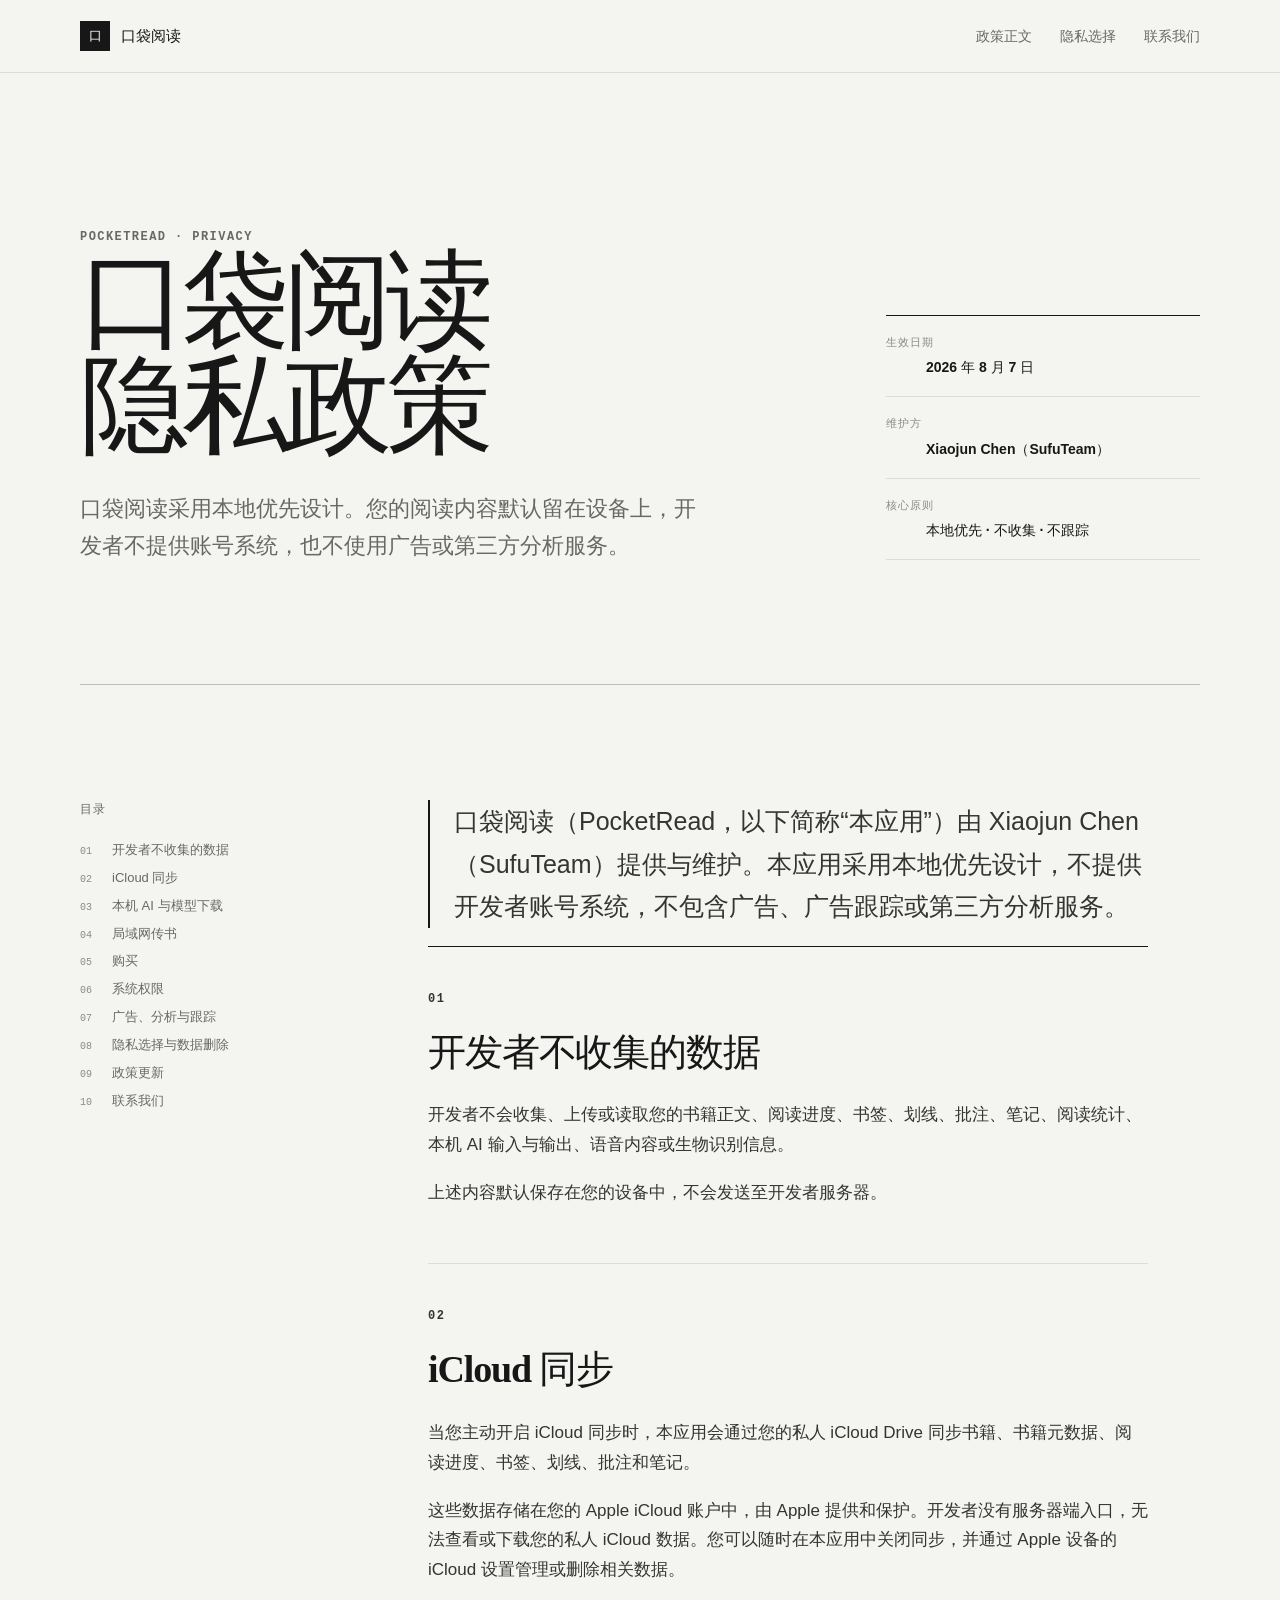
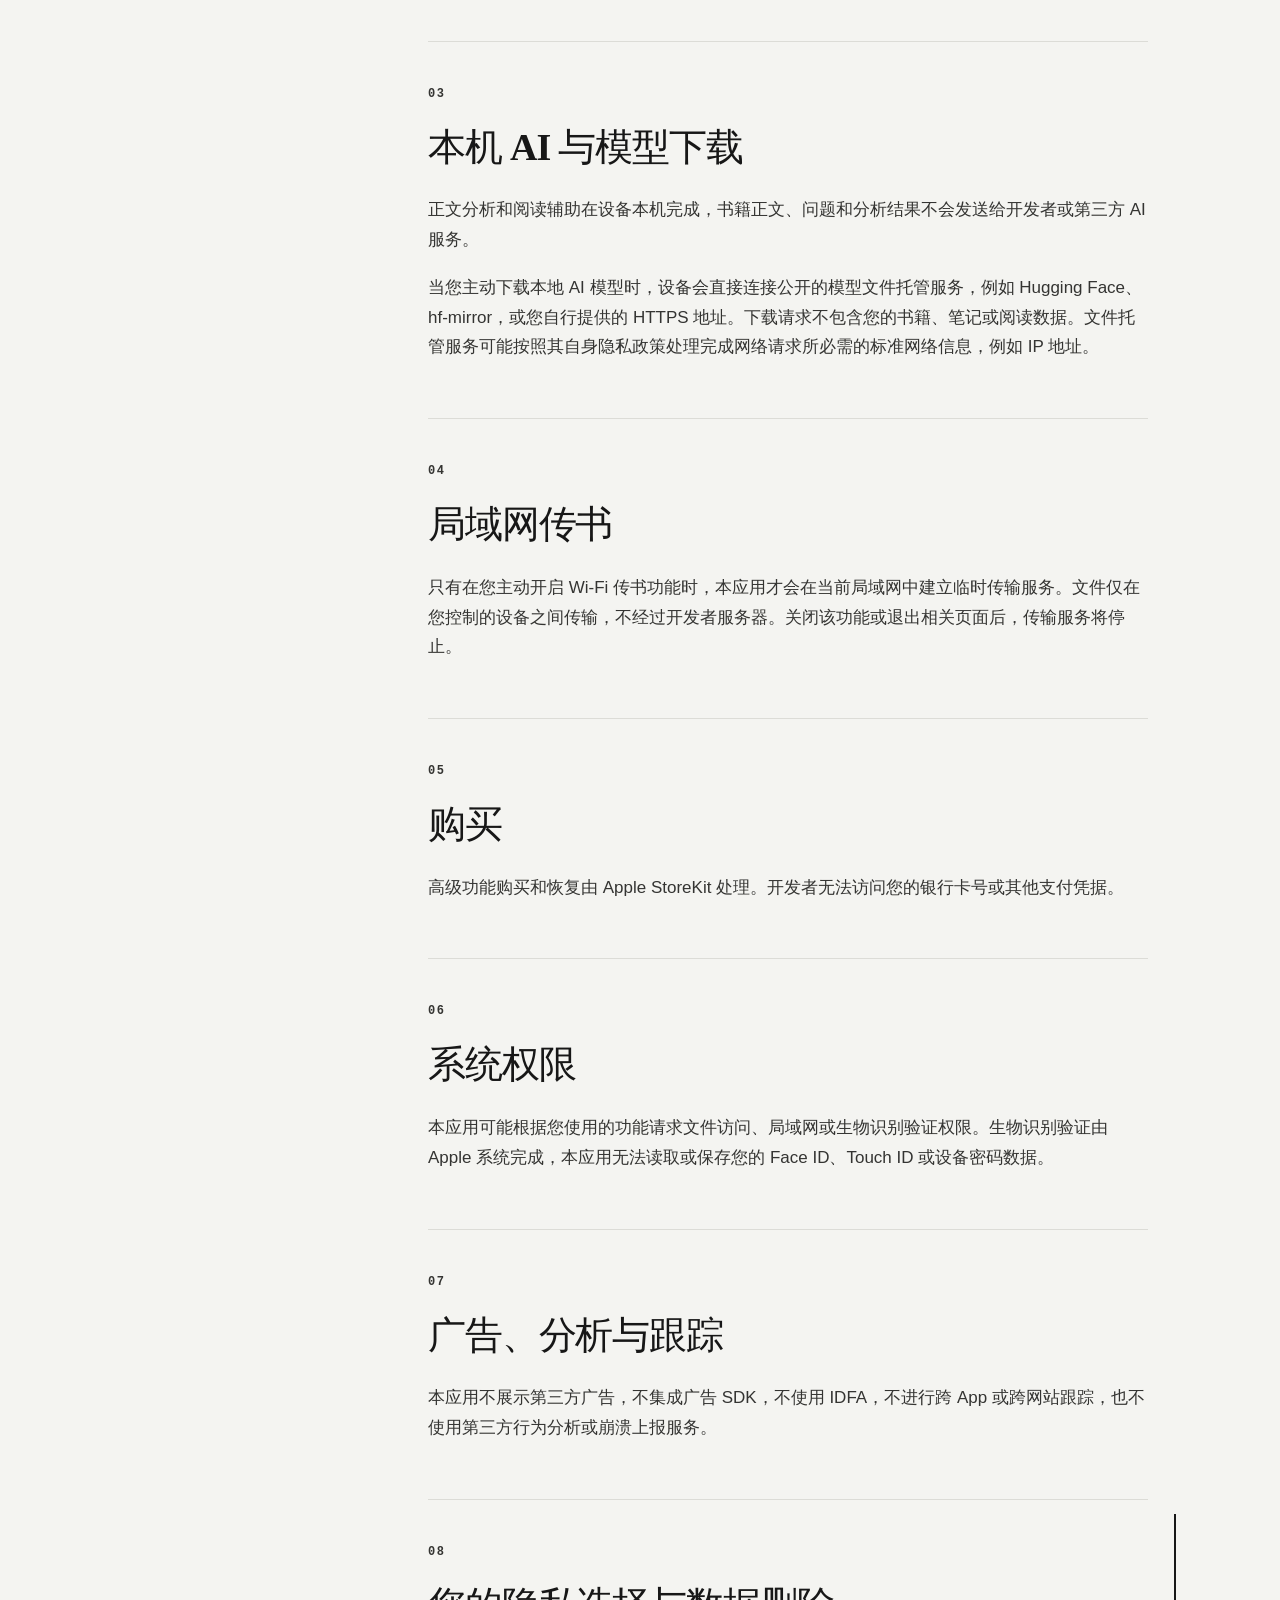
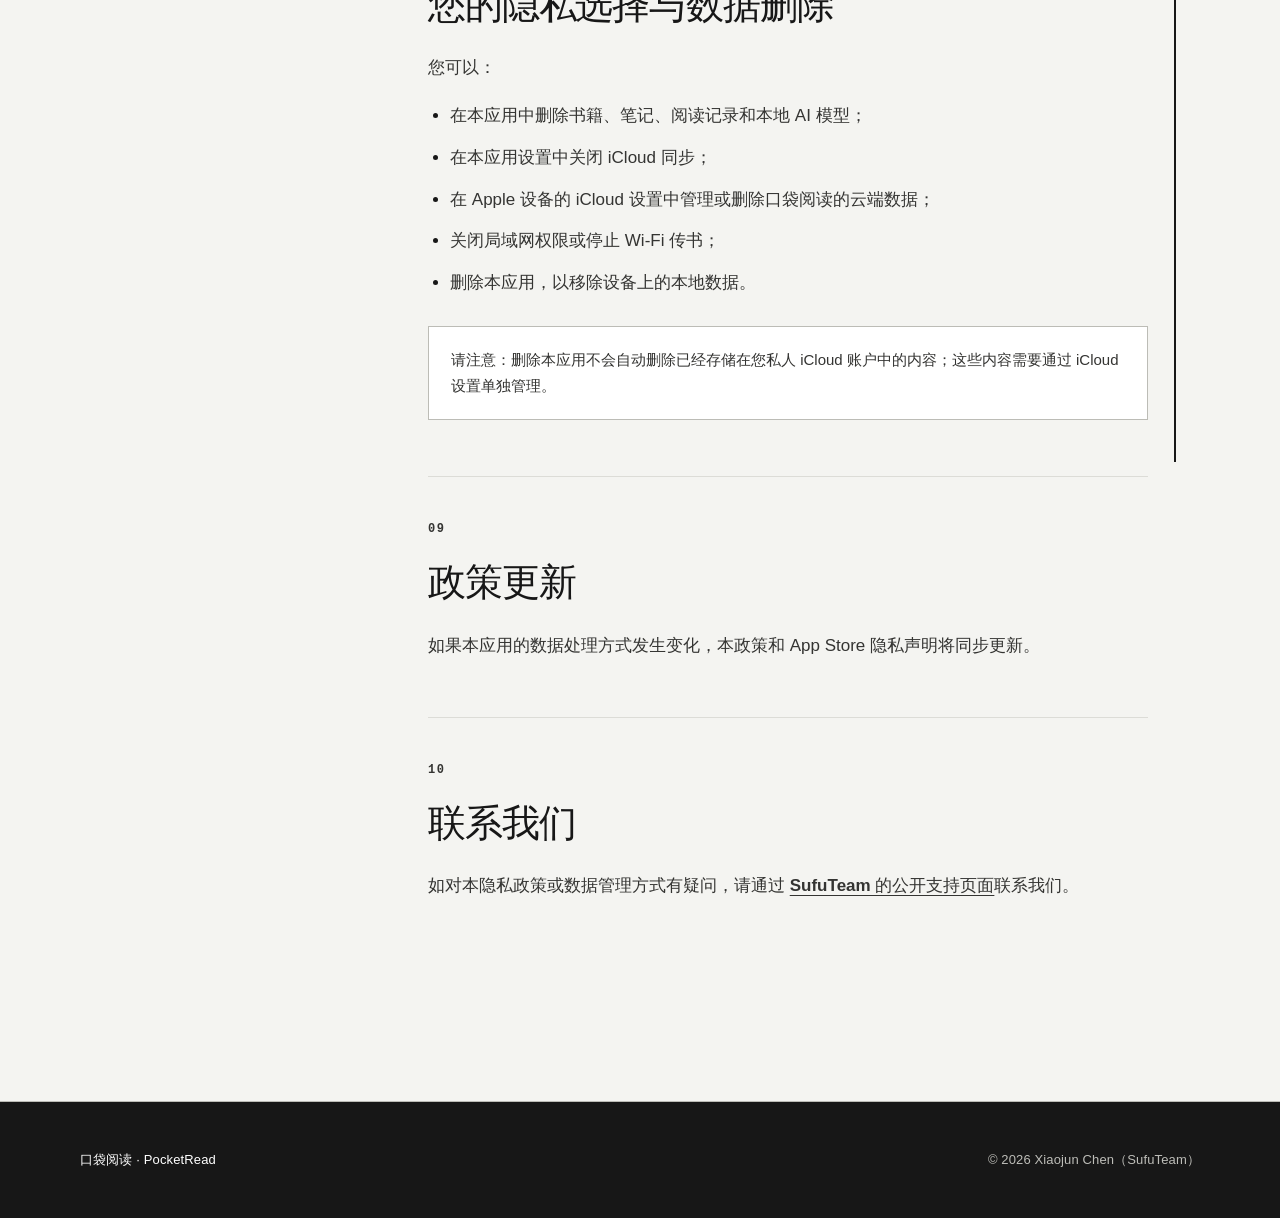
<file: index.html>
<!doctype html>
<html lang="zh-Hans">
  <head>
    <meta charset="utf-8" />
    <meta name="viewport" content="width=device-width, initial-scale=1" />
    <meta http-equiv="refresh" content="0; url=./echoread/privacy/" />
    <link rel="canonical" href="https://sufuteam.github.io/echoread/privacy/" />
    <title>口袋阅读隐私政策</title>
  </head>
  <body>
    <p><a href="./echoread/privacy/">前往口袋阅读隐私政策</a></p>
  </body>
</html>
</file>
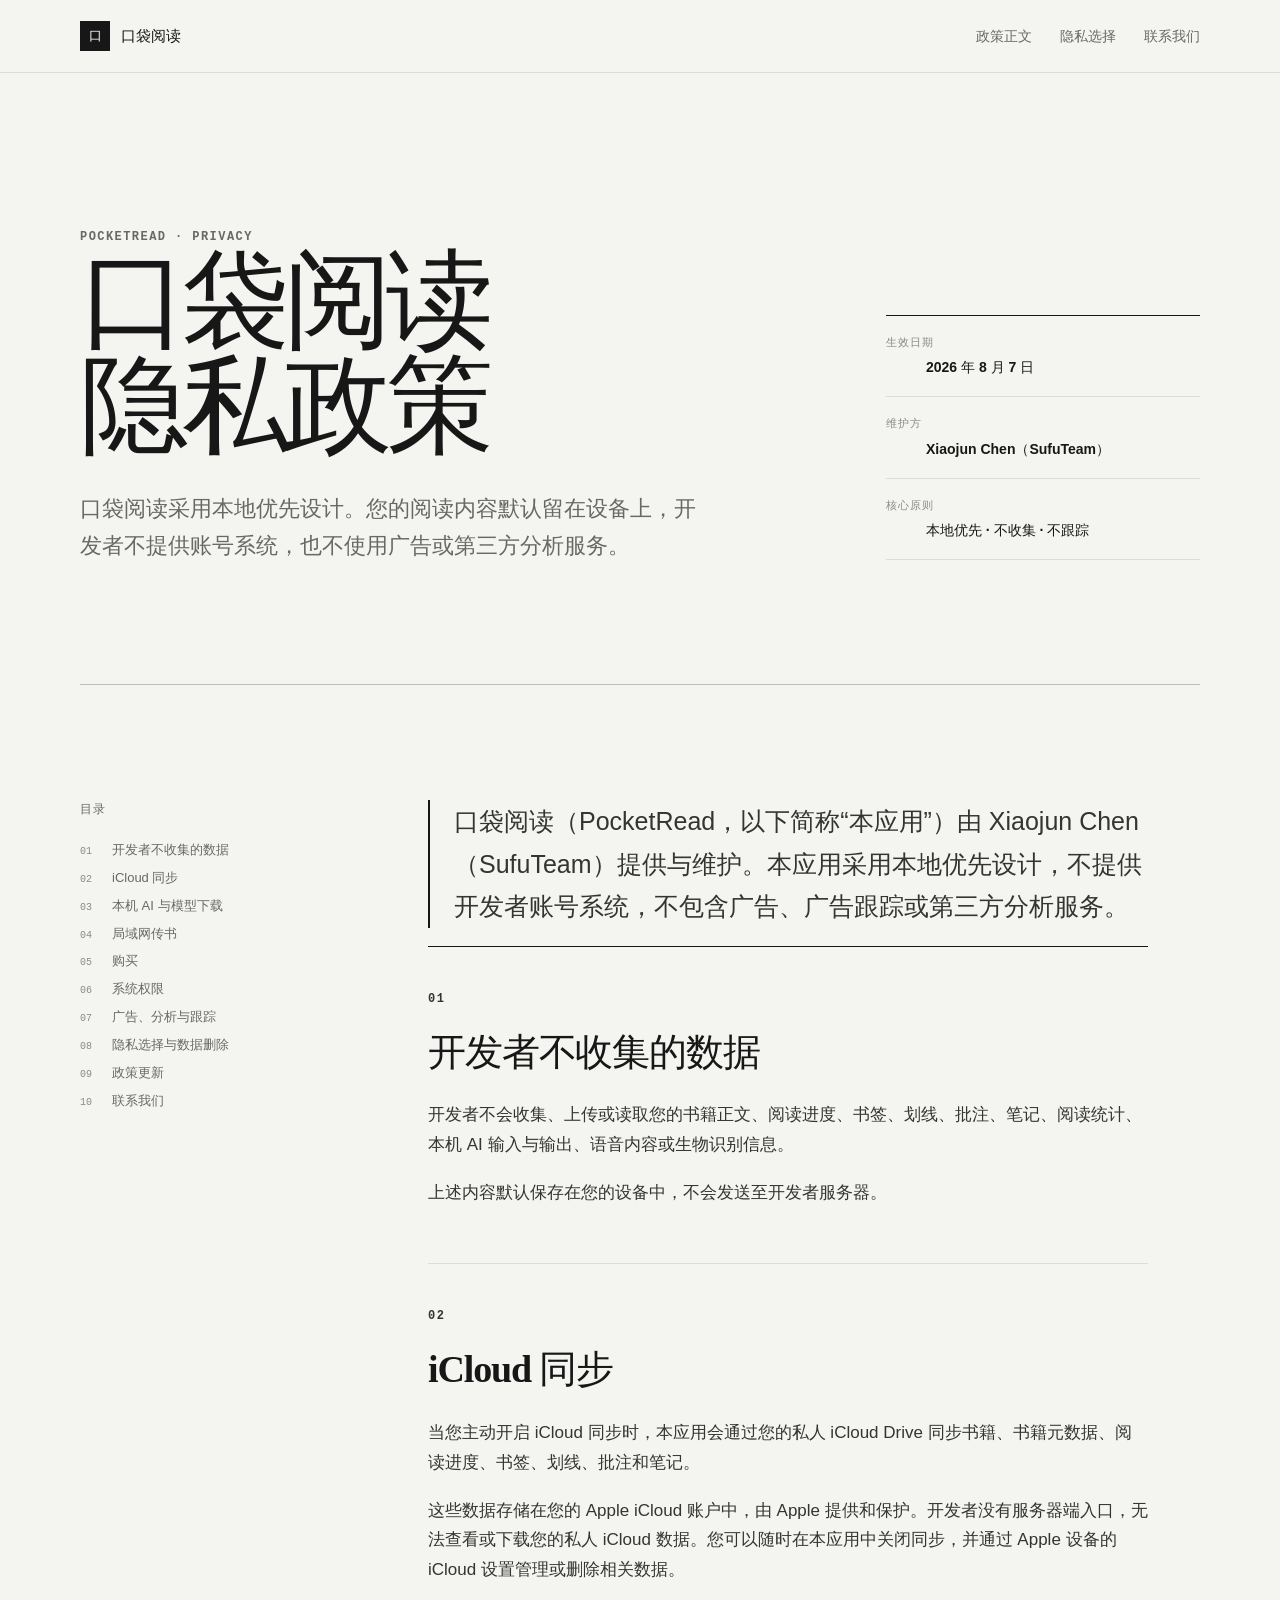
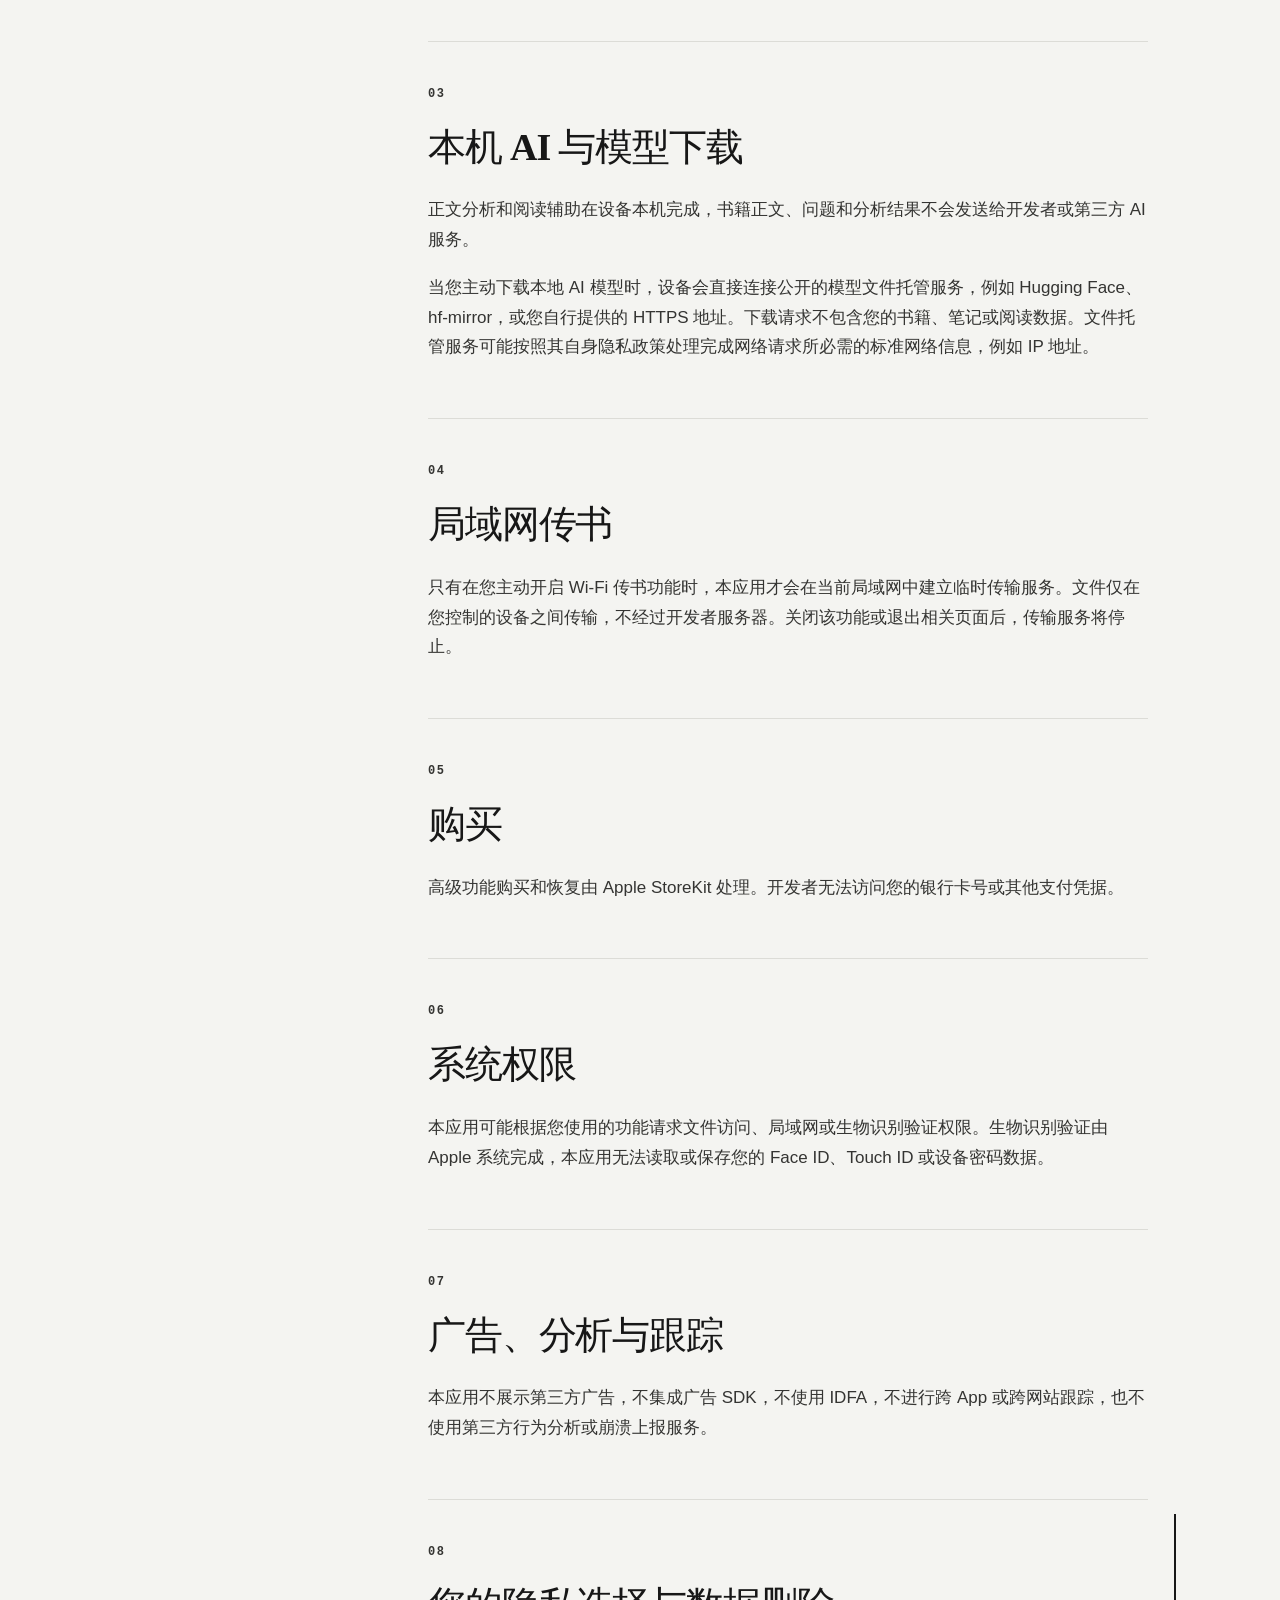
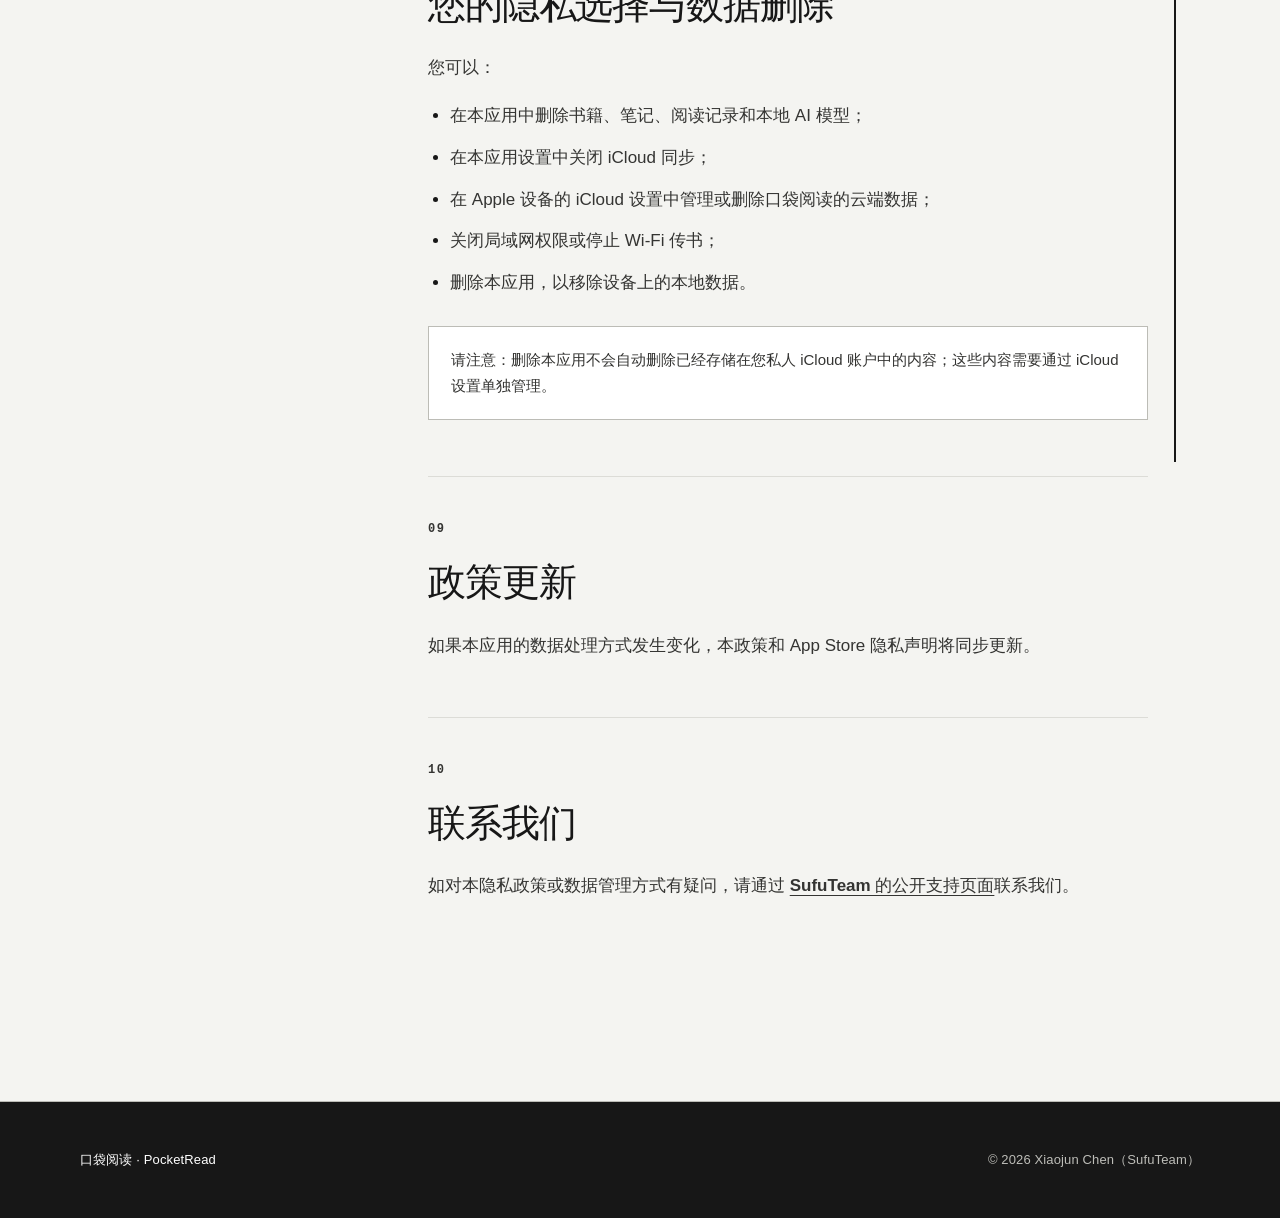
<file: echoread/privacy/index.html>
<!doctype html>
<html lang="zh-Hans">
  <head>
    <meta charset="utf-8" />
    <meta name="viewport" content="width=device-width, initial-scale=1" />
    <meta name="color-scheme" content="light" />
    <meta
      name="description"
      content="口袋阅读（PocketRead）隐私政策：了解本地数据、iCloud 同步、本机 AI、局域网传书以及您的隐私选择。"
    />
    <title>隐私政策｜口袋阅读</title>
    <link rel="stylesheet" href="./styles.css" />
  </head>
  <body>
    <a class="skip-link" href="#main-content">跳到正文</a>

    <header class="site-header">
      <div class="shell header-inner">
        <a class="brand" href="./" aria-label="口袋阅读隐私政策首页">
          <span class="brand-mark" aria-hidden="true">口</span>
          <span>口袋阅读</span>
        </a>

        <nav class="top-nav" aria-label="页面导航">
          <a href="#policy">政策正文</a>
          <a href="#choices">隐私选择</a>
          <a href="#contact">联系我们</a>
        </nav>
      </div>
    </header>

    <main id="main-content">
      <section class="hero shell" aria-labelledby="page-title">
        <div class="hero-copy">
          <p class="eyebrow">POCKETREAD · PRIVACY</p>
          <h1 id="page-title">口袋阅读<br />隐私政策</h1>
          <p class="hero-summary">
            口袋阅读采用本地优先设计。您的阅读内容默认留在设备上，开发者不提供账号系统，也不使用广告或第三方分析服务。
          </p>
        </div>

        <dl class="policy-meta">
          <div>
            <dt>生效日期</dt>
            <dd><time datetime="2026-08-07">2026 年 8 月 7 日</time></dd>
          </div>
          <div>
            <dt>维护方</dt>
            <dd>Xiaojun Chen（SufuTeam）</dd>
          </div>
          <div>
            <dt>核心原则</dt>
            <dd>本地优先 · 不收集 · 不跟踪</dd>
          </div>
        </dl>
      </section>

      <div class="section-rule shell" aria-hidden="true"></div>

      <div class="policy-layout shell" id="policy">
        <aside class="contents" aria-label="政策目录">
          <p class="contents-label">目录</p>
          <ol>
            <li><a href="#collection">开发者不收集的数据</a></li>
            <li><a href="#icloud">iCloud 同步</a></li>
            <li><a href="#local-ai">本机 AI 与模型下载</a></li>
            <li><a href="#lan-transfer">局域网传书</a></li>
            <li><a href="#purchases">购买</a></li>
            <li><a href="#permissions">系统权限</a></li>
            <li><a href="#tracking">广告、分析与跟踪</a></li>
            <li><a href="#choices">隐私选择与数据删除</a></li>
            <li><a href="#updates">政策更新</a></li>
            <li><a href="#contact">联系我们</a></li>
          </ol>
        </aside>

        <article class="policy-body" aria-label="隐私政策正文">
          <p class="intro">
            口袋阅读（PocketRead，以下简称“本应用”）由 Xiaojun
            Chen（SufuTeam）提供与维护。本应用采用本地优先设计，不提供开发者账号系统，不包含广告、广告跟踪或第三方分析服务。
          </p>

          <section id="collection" aria-labelledby="collection-title">
            <p class="section-number" aria-hidden="true">01</p>
            <h2 id="collection-title">开发者不收集的数据</h2>
            <p>
              开发者不会收集、上传或读取您的书籍正文、阅读进度、书签、划线、批注、笔记、阅读统计、本机
              AI 输入与输出、语音内容或生物识别信息。
            </p>
            <p>上述内容默认保存在您的设备中，不会发送至开发者服务器。</p>
          </section>

          <section id="icloud" aria-labelledby="icloud-title">
            <p class="section-number" aria-hidden="true">02</p>
            <h2 id="icloud-title">iCloud 同步</h2>
            <p>
              当您主动开启 iCloud 同步时，本应用会通过您的私人 iCloud Drive
              同步书籍、书籍元数据、阅读进度、书签、划线、批注和笔记。
            </p>
            <p>
              这些数据存储在您的 Apple iCloud 账户中，由 Apple
              提供和保护。开发者没有服务器端入口，无法查看或下载您的私人 iCloud
              数据。您可以随时在本应用中关闭同步，并通过 Apple 设备的 iCloud
              设置管理或删除相关数据。
            </p>
          </section>

          <section id="local-ai" aria-labelledby="local-ai-title">
            <p class="section-number" aria-hidden="true">03</p>
            <h2 id="local-ai-title">本机 AI 与模型下载</h2>
            <p>
              正文分析和阅读辅助在设备本机完成，书籍正文、问题和分析结果不会发送给开发者或第三方
              AI 服务。
            </p>
            <p>
              当您主动下载本地 AI
              模型时，设备会直接连接公开的模型文件托管服务，例如 Hugging
              Face、hf-mirror，或您自行提供的 HTTPS
              地址。下载请求不包含您的书籍、笔记或阅读数据。文件托管服务可能按照其自身隐私政策处理完成网络请求所必需的标准网络信息，例如
              IP 地址。
            </p>
          </section>

          <section id="lan-transfer" aria-labelledby="lan-transfer-title">
            <p class="section-number" aria-hidden="true">04</p>
            <h2 id="lan-transfer-title">局域网传书</h2>
            <p>
              只有在您主动开启 Wi‑Fi
              传书功能时，本应用才会在当前局域网中建立临时传输服务。文件仅在您控制的设备之间传输，不经过开发者服务器。关闭该功能或退出相关页面后，传输服务将停止。
            </p>
          </section>

          <section id="purchases" aria-labelledby="purchases-title">
            <p class="section-number" aria-hidden="true">05</p>
            <h2 id="purchases-title">购买</h2>
            <p>
              高级功能购买和恢复由 Apple StoreKit
              处理。开发者无法访问您的银行卡号或其他支付凭据。
            </p>
          </section>

          <section id="permissions" aria-labelledby="permissions-title">
            <p class="section-number" aria-hidden="true">06</p>
            <h2 id="permissions-title">系统权限</h2>
            <p>
              本应用可能根据您使用的功能请求文件访问、局域网或生物识别验证权限。生物识别验证由
              Apple 系统完成，本应用无法读取或保存您的 Face ID、Touch ID
              或设备密码数据。
            </p>
          </section>

          <section id="tracking" aria-labelledby="tracking-title">
            <p class="section-number" aria-hidden="true">07</p>
            <h2 id="tracking-title">广告、分析与跟踪</h2>
            <p>
              本应用不展示第三方广告，不集成广告 SDK，不使用 IDFA，不进行跨 App
              或跨网站跟踪，也不使用第三方行为分析或崩溃上报服务。
            </p>
          </section>

          <section
            id="choices"
            class="choices-section"
            aria-labelledby="choices-title"
          >
            <p class="section-number" aria-hidden="true">08</p>
            <h2 id="choices-title">您的隐私选择与数据删除</h2>
            <p>您可以：</p>
            <ul>
              <li>在本应用中删除书籍、笔记、阅读记录和本地 AI 模型；</li>
              <li>在本应用设置中关闭 iCloud 同步；</li>
              <li>
                在 Apple 设备的 iCloud 设置中管理或删除口袋阅读的云端数据；
              </li>
              <li>关闭局域网权限或停止 Wi‑Fi 传书；</li>
              <li>删除本应用，以移除设备上的本地数据。</li>
            </ul>
            <p class="notice">
              <strong>请注意：</strong>删除本应用不会自动删除已经存储在您私人
              iCloud 账户中的内容；这些内容需要通过 iCloud 设置单独管理。
            </p>
          </section>

          <section id="updates" aria-labelledby="updates-title">
            <p class="section-number" aria-hidden="true">09</p>
            <h2 id="updates-title">政策更新</h2>
            <p>
              如果本应用的数据处理方式发生变化，本政策和 App Store
              隐私声明将同步更新。
            </p>
          </section>

          <section id="contact" aria-labelledby="contact-title">
            <p class="section-number" aria-hidden="true">10</p>
            <h2 id="contact-title">联系我们</h2>
            <p>
              如对本隐私政策或数据管理方式有疑问，请通过
              <a href="https://github.com/SufuTeam/SufuTeam.github.io/issues"
                >SufuTeam 的公开支持页面</a
              >联系我们。
            </p>
          </section>
        </article>
      </div>
    </main>

    <footer class="site-footer">
      <div class="shell footer-inner">
        <p>口袋阅读 · PocketRead</p>
        <p>© 2026 Xiaojun Chen（SufuTeam）</p>
      </div>
    </footer>
  </body>
</html>
</file>
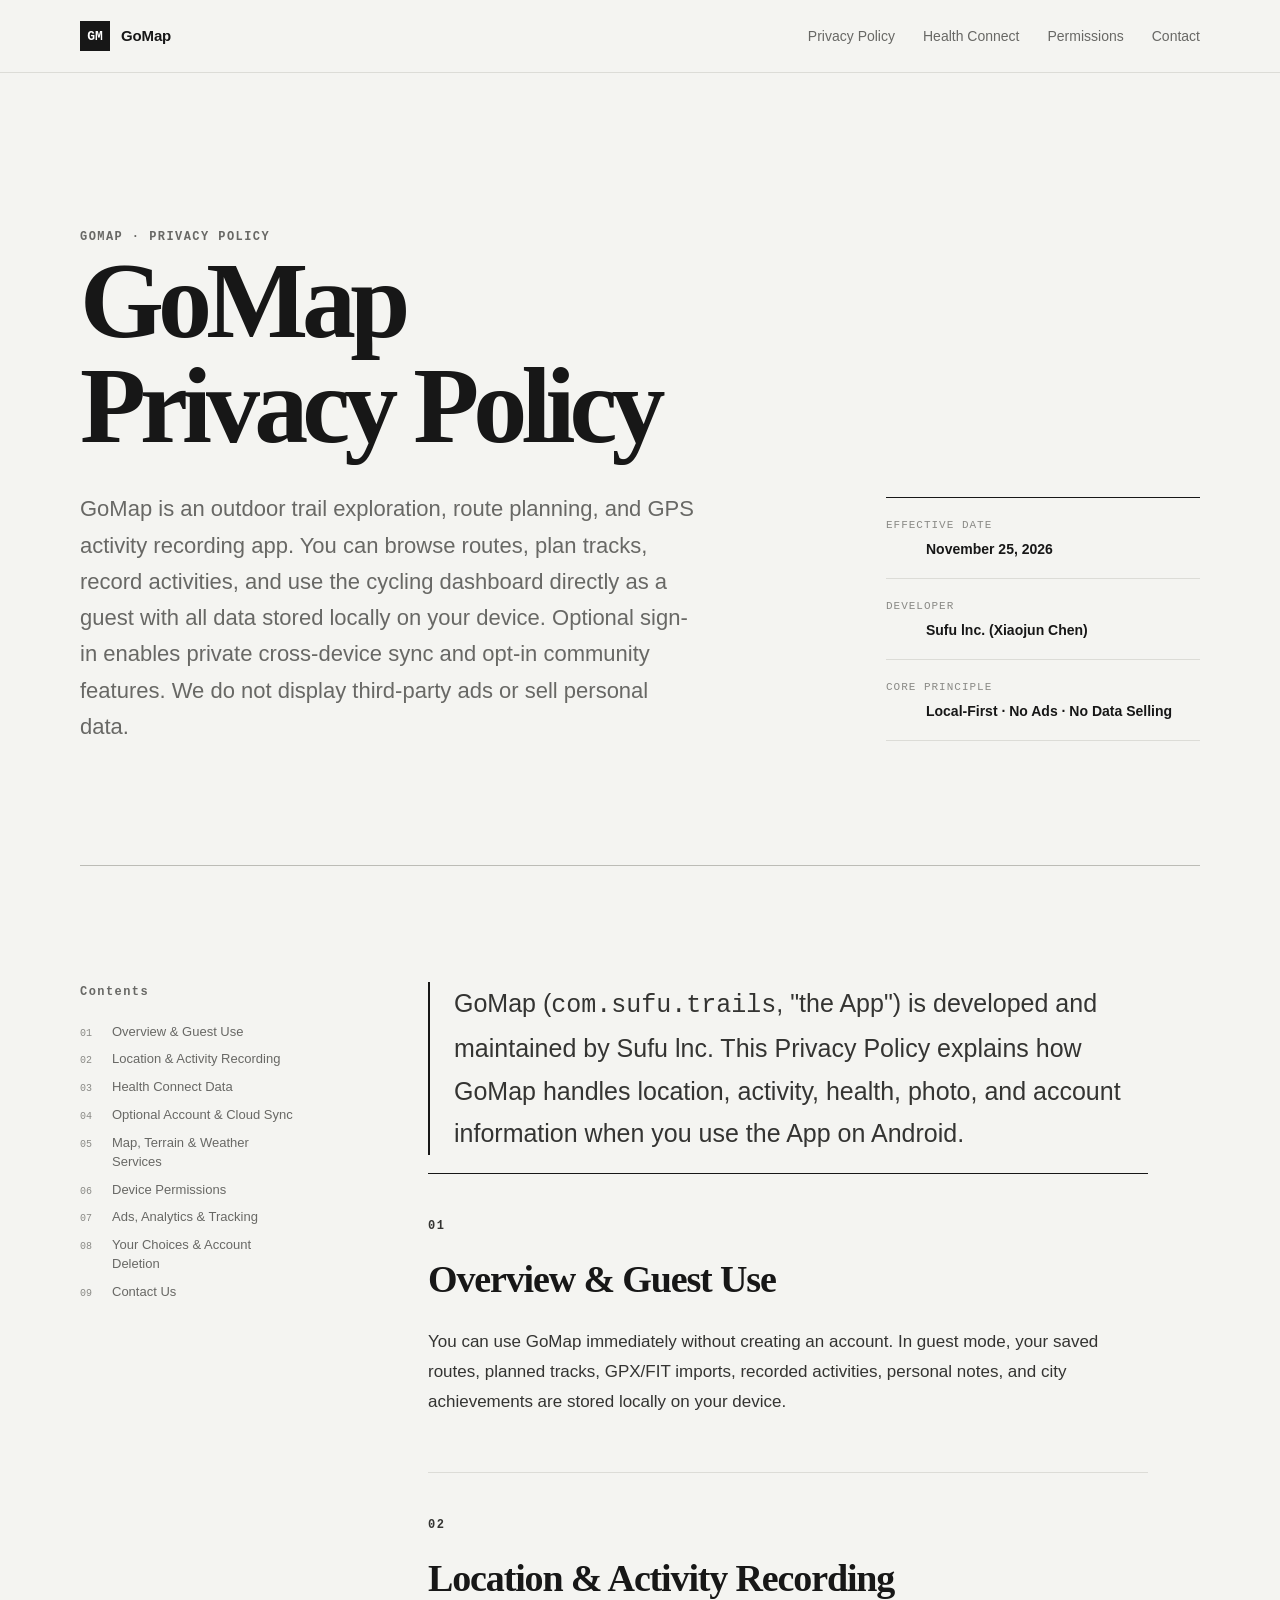
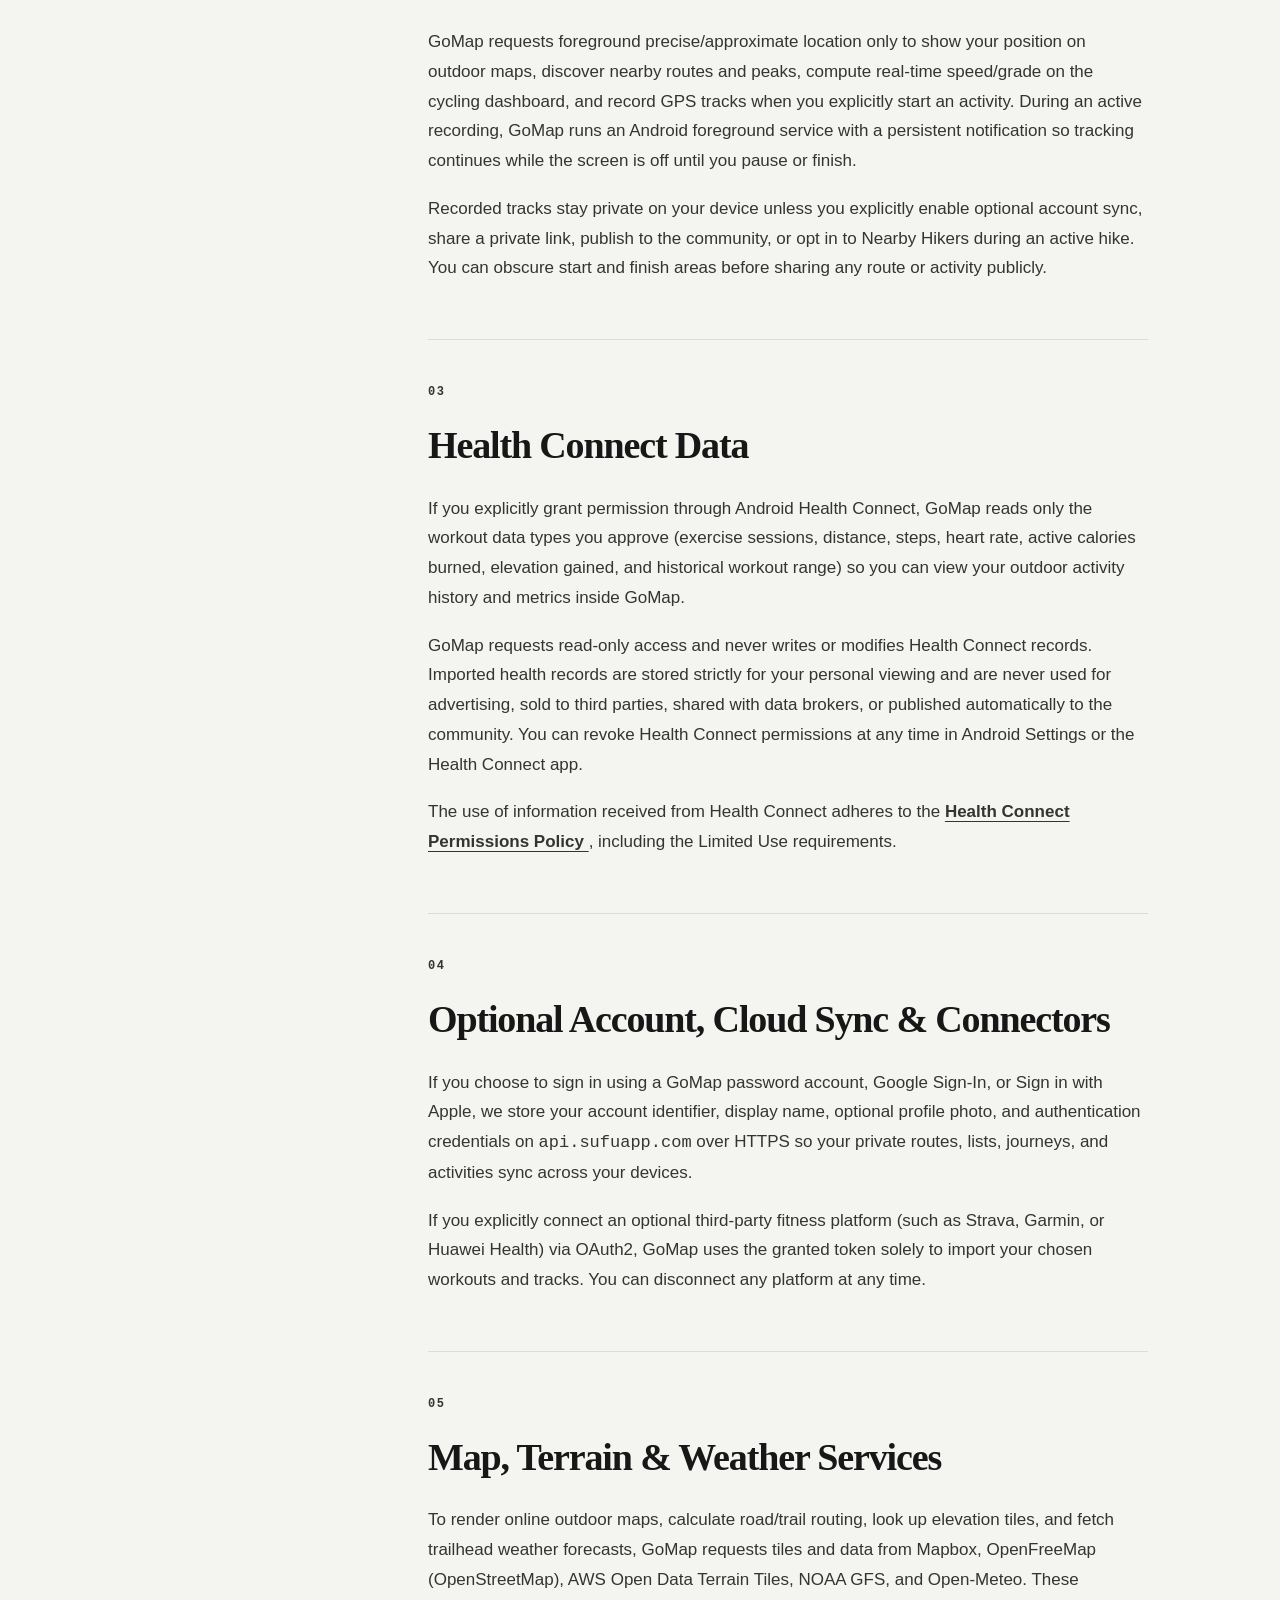
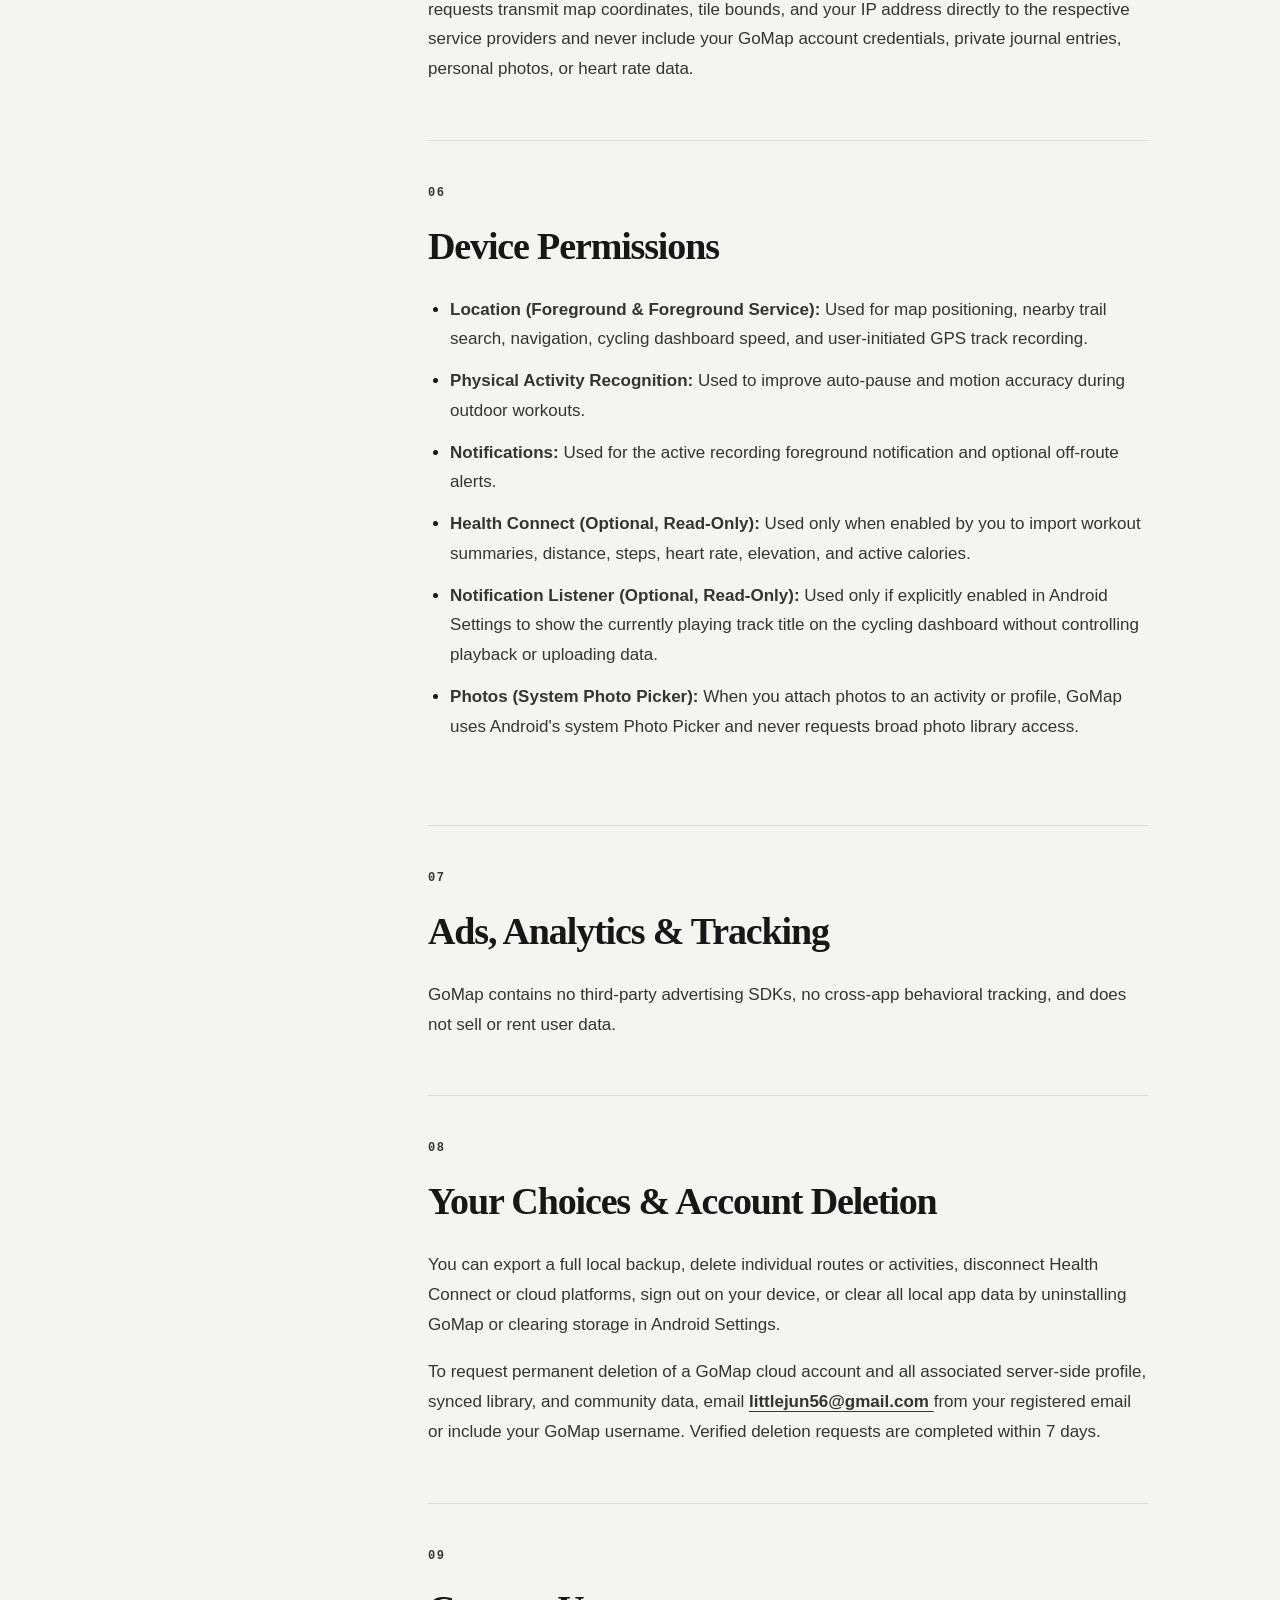
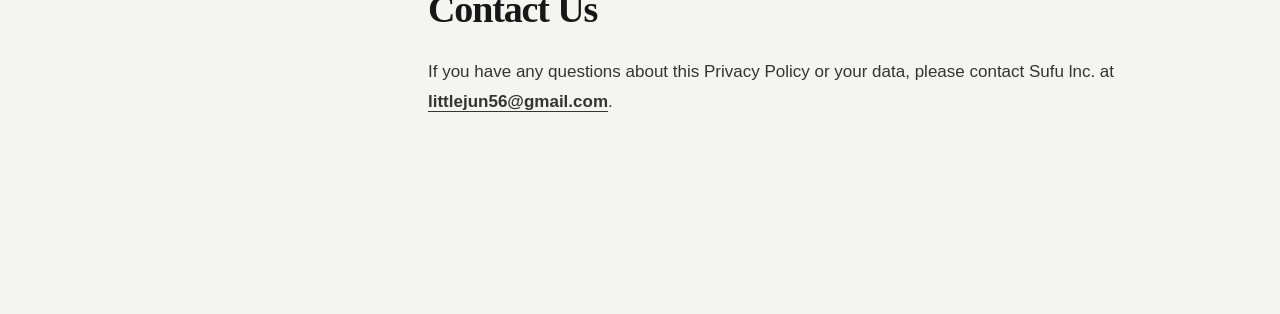
<file: gomap/privacy/index.html>
<!doctype html>
<html lang="en">
  <head>
    <meta charset="utf-8" />
    <meta name="viewport" content="width=device-width, initial-scale=1" />
    <meta name="color-scheme" content="light" />
    <meta
      name="description"
      content="GoMap Privacy Policy: outdoor trail maps, GPS activity recording, read-only Health Connect sync, optional private cloud sync, and data deletion."
    />
    <title>Privacy Policy | GoMap</title>
    <link rel="stylesheet" href="./styles.css" />
  </head>
  <body>
    <a class="skip-link" href="#main-content">Skip to content</a>

    <header class="site-header">
      <div class="shell header-inner">
        <a class="brand" href="./" aria-label="GoMap Privacy Policy Home">
          <span class="brand-mark" aria-hidden="true">GM</span>
          <span>GoMap</span>
        </a>

        <nav class="top-nav" aria-label="Page navigation">
          <a href="#policy">Privacy Policy</a>
          <a href="#health-connect">Health Connect</a>
          <a href="#permissions">Permissions</a>
          <a href="#contact">Contact</a>
        </nav>
      </div>
    </header>

    <main id="main-content">
      <section class="hero shell" aria-labelledby="page-title">
        <div class="hero-copy">
          <p class="eyebrow">GOMAP · PRIVACY POLICY</p>
          <h1 id="page-title">GoMap<br />Privacy Policy</h1>
          <p class="hero-summary">
            GoMap is an outdoor trail exploration, route planning, and GPS activity recording app.
            You can browse routes, plan tracks, record activities, and use the cycling dashboard
            directly as a guest with all data stored locally on your device. Optional sign-in
            enables private cross-device sync and opt-in community features. We do not display
            third-party ads or sell personal data.
          </p>
        </div>

        <dl class="policy-meta">
          <div>
            <dt>Effective Date</dt>
            <dd><time datetime="2026-11-25">November 25, 2026</time></dd>
          </div>
          <div>
            <dt>Developer</dt>
            <dd>Sufu lnc. (Xiaojun Chen)</dd>
          </div>
          <div>
            <dt>Core Principle</dt>
            <dd>Local-First · No Ads · No Data Selling</dd>
          </div>
        </dl>
      </section>

      <div class="section-rule shell" aria-hidden="true"></div>

      <div class="policy-layout shell" id="policy">
        <aside class="contents" aria-label="Table of contents">
          <p class="contents-label">Contents</p>
          <ol>
            <li><a href="#overview">Overview &amp; Guest Use</a></li>
            <li><a href="#location">Location &amp; Activity Recording</a></li>
            <li><a href="#health-connect">Health Connect Data</a></li>
            <li><a href="#account-sync">Optional Account &amp; Cloud Sync</a></li>
            <li><a href="#maps-weather">Map, Terrain &amp; Weather Services</a></li>
            <li><a href="#permissions">Device Permissions</a></li>
            <li><a href="#ads">Ads, Analytics &amp; Tracking</a></li>
            <li><a href="#deletion">Your Choices &amp; Account Deletion</a></li>
            <li><a href="#contact">Contact Us</a></li>
          </ol>
        </aside>

        <article class="policy-body" aria-label="Privacy Policy Body">
          <p class="intro">
            GoMap (<code>com.sufu.trails</code>, "the App") is developed and maintained by Sufu
            lnc. This Privacy Policy explains how GoMap handles location, activity, health, photo,
            and account information when you use the App on Android.
          </p>

          <section id="overview" aria-labelledby="overview-title">
            <p class="section-number" aria-hidden="true">01</p>
            <h2 id="overview-title">Overview &amp; Guest Use</h2>
            <p>
              You can use GoMap immediately without creating an account. In guest mode, your saved
              routes, planned tracks, GPX/FIT imports, recorded activities, personal notes, and
              city achievements are stored locally on your device.
            </p>
          </section>

          <section id="location" aria-labelledby="location-title">
            <p class="section-number" aria-hidden="true">02</p>
            <h2 id="location-title">Location &amp; Activity Recording</h2>
            <p>
              GoMap requests foreground precise/approximate location only to show your position on
              outdoor maps, discover nearby routes and peaks, compute real-time speed/grade on the
              cycling dashboard, and record GPS tracks when you explicitly start an activity. During
              an active recording, GoMap runs an Android foreground service with a persistent
              notification so tracking continues while the screen is off until you pause or finish.
            </p>
            <p>
              Recorded tracks stay private on your device unless you explicitly enable optional
              account sync, share a private link, publish to the community, or opt in to Nearby
              Hikers during an active hike. You can obscure start and finish areas before sharing
              any route or activity publicly.
            </p>
          </section>

          <section id="health-connect" aria-labelledby="health-connect-title">
            <p class="section-number" aria-hidden="true">03</p>
            <h2 id="health-connect-title">Health Connect Data</h2>
            <p>
              If you explicitly grant permission through Android Health Connect, GoMap reads only
              the workout data types you approve (exercise sessions, distance, steps, heart rate,
              active calories burned, elevation gained, and historical workout range) so you can
              view your outdoor activity history and metrics inside GoMap.
            </p>
            <p>
              GoMap requests read-only access and never writes or modifies Health Connect records.
              Imported health records are stored strictly for your personal viewing and are never
              used for advertising, sold to third parties, shared with data brokers, or published
              automatically to the community. You can revoke Health Connect permissions at any time
              in Android Settings or the Health Connect app.
            </p>
            <p>
              The use of information received from Health Connect adheres to the
              <a href="https://support.google.com/googleplay/android-developer/answer/9888170">
                Health Connect Permissions Policy
              </a>, including the Limited Use requirements.
            </p>
          </section>

          <section id="account-sync" aria-labelledby="account-sync-title">
            <p class="section-number" aria-hidden="true">04</p>
            <h2 id="account-sync-title">Optional Account, Cloud Sync &amp; Connectors</h2>
            <p>
              If you choose to sign in using a GoMap password account, Google Sign-In, or Sign in
              with Apple, we store your account identifier, display name, optional profile photo,
              and authentication credentials on <code>api.sufuapp.com</code> over HTTPS so your
              private routes, lists, journeys, and activities sync across your devices.
            </p>
            <p>
              If you explicitly connect an optional third-party fitness platform (such as Strava,
              Garmin, or Huawei Health) via OAuth2, GoMap uses the granted token solely to import
              your chosen workouts and tracks. You can disconnect any platform at any time.
            </p>
          </section>

          <section id="maps-weather" aria-labelledby="maps-weather-title">
            <p class="section-number" aria-hidden="true">05</p>
            <h2 id="maps-weather-title">Map, Terrain &amp; Weather Services</h2>
            <p>
              To render online outdoor maps, calculate road/trail routing, look up elevation tiles,
              and fetch trailhead weather forecasts, GoMap requests tiles and data from Mapbox,
              OpenFreeMap (OpenStreetMap), AWS Open Data Terrain Tiles, NOAA GFS, and Open-Meteo.
              These requests transmit map coordinates, tile bounds, and your IP address directly to
              the respective service providers and never include your GoMap account credentials,
              private journal entries, personal photos, or heart rate data.
            </p>
          </section>

          <section id="permissions" aria-labelledby="permissions-title">
            <p class="section-number" aria-hidden="true">06</p>
            <h2 id="permissions-title">Device Permissions</h2>
            <ul>
              <li><strong>Location (Foreground &amp; Foreground Service):</strong> Used for map positioning, nearby trail search, navigation, cycling dashboard speed, and user-initiated GPS track recording.</li>
              <li><strong>Physical Activity Recognition:</strong> Used to improve auto-pause and motion accuracy during outdoor workouts.</li>
              <li><strong>Notifications:</strong> Used for the active recording foreground notification and optional off-route alerts.</li>
              <li><strong>Health Connect (Optional, Read-Only):</strong> Used only when enabled by you to import workout summaries, distance, steps, heart rate, elevation, and active calories.</li>
              <li><strong>Notification Listener (Optional, Read-Only):</strong> Used only if explicitly enabled in Android Settings to show the currently playing track title on the cycling dashboard without controlling playback or uploading data.</li>
              <li><strong>Photos (System Photo Picker):</strong> When you attach photos to an activity or profile, GoMap uses Android's system Photo Picker and never requests broad photo library access.</li>
            </ul>
          </section>

          <section id="ads" aria-labelledby="ads-title">
            <p class="section-number" aria-hidden="true">07</p>
            <h2 id="ads-title">Ads, Analytics &amp; Tracking</h2>
            <p>
              GoMap contains no third-party advertising SDKs, no cross-app behavioral tracking, and
              does not sell or rent user data.
            </p>
          </section>

          <section id="deletion" aria-labelledby="deletion-title">
            <p class="section-number" aria-hidden="true">08</p>
            <h2 id="deletion-title">Your Choices &amp; Account Deletion</h2>
            <p>
              You can export a full local backup, delete individual routes or activities, disconnect
              Health Connect or cloud platforms, sign out on your device, or clear all local app
              data by uninstalling GoMap or clearing storage in Android Settings.
            </p>
            <p>
              To request permanent deletion of a GoMap cloud account and all associated server-side
              profile, synced library, and community data, email
              <a href="mailto:littlejun56@gmail.com?subject=GoMap%20Account%20Deletion%20Request">
                littlejun56@gmail.com
              </a>
              from your registered email or include your GoMap username. Verified deletion requests
              are completed within 7 days.
            </p>
          </section>

          <section id="contact" aria-labelledby="contact-title">
            <p class="section-number" aria-hidden="true">09</p>
            <h2 id="contact-title">Contact Us</h2>
            <p>
              If you have any questions about this Privacy Policy or your data, please contact Sufu
              lnc. at
              <a href="mailto:littlejun56@gmail.com">littlejun56@gmail.com</a>.
            </p>
          </section>
        </article>
      </div>
    </main>
  </body>
</html>
</file>
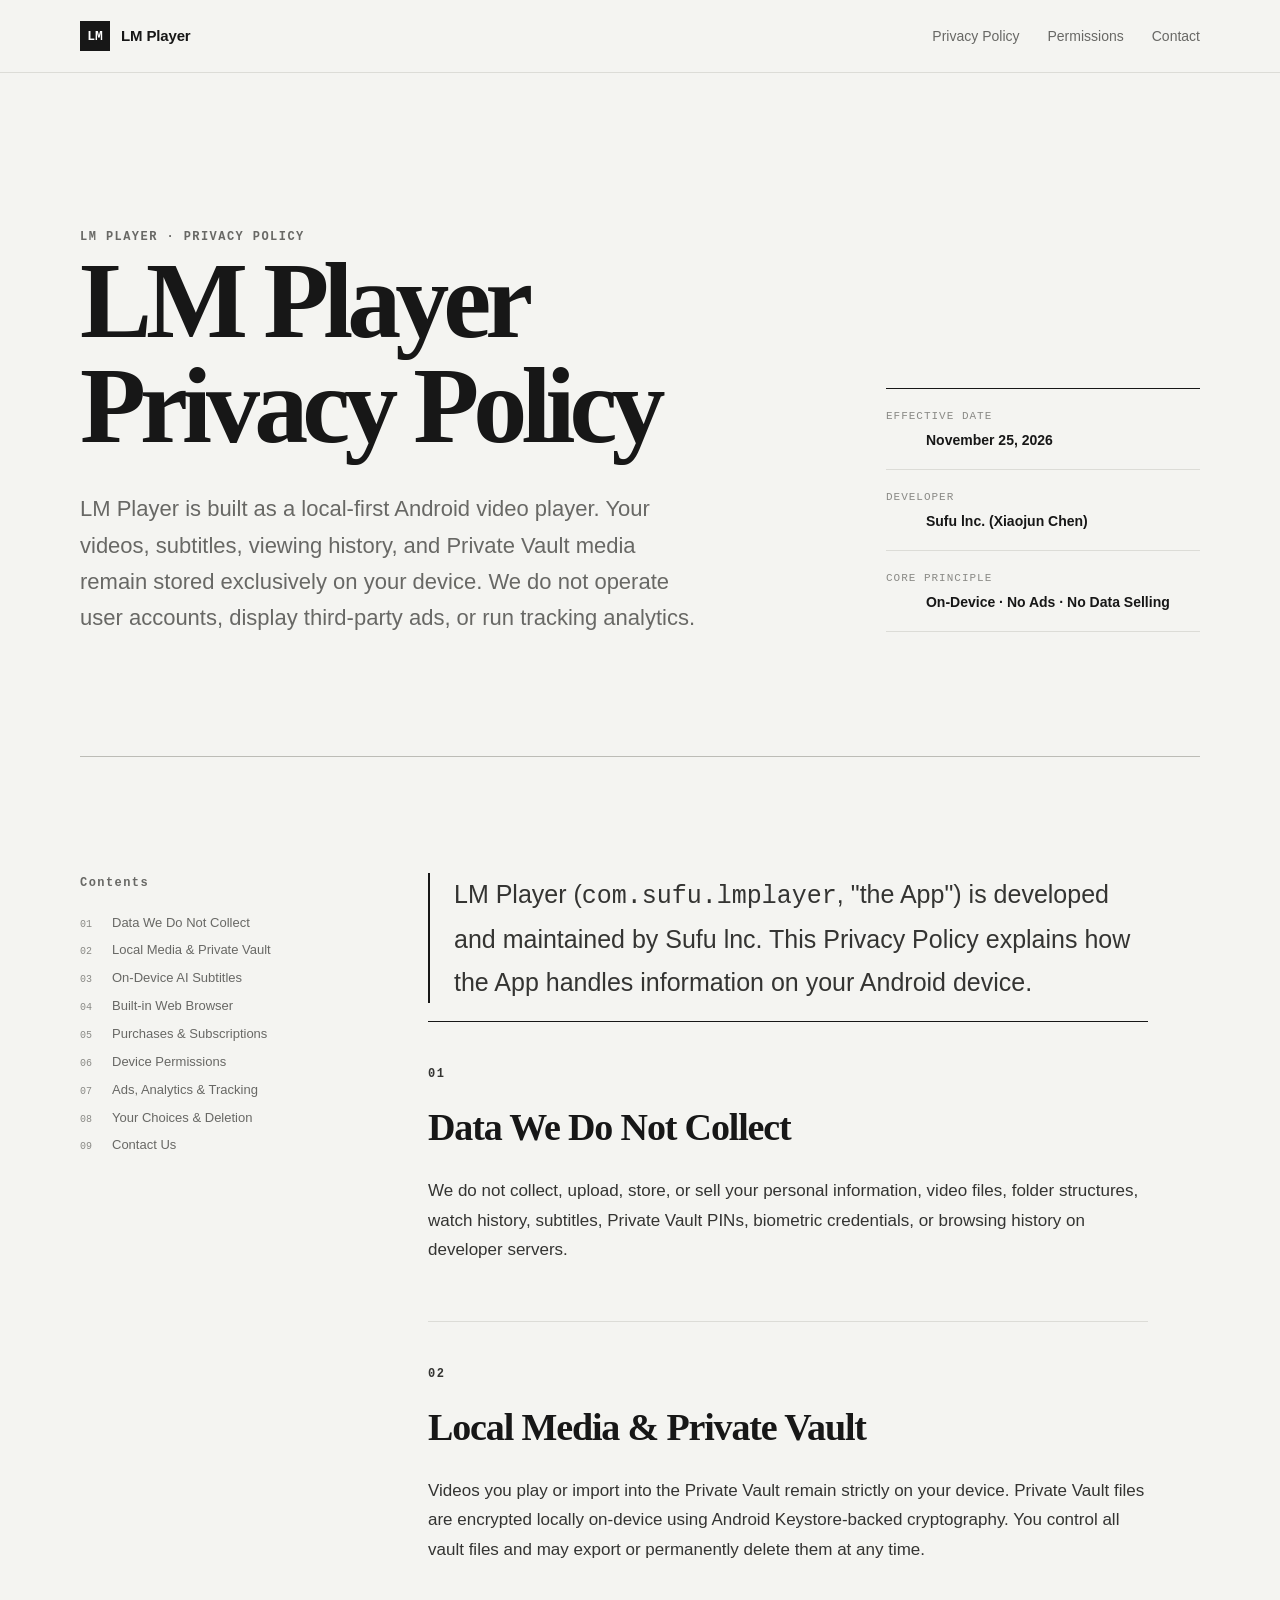
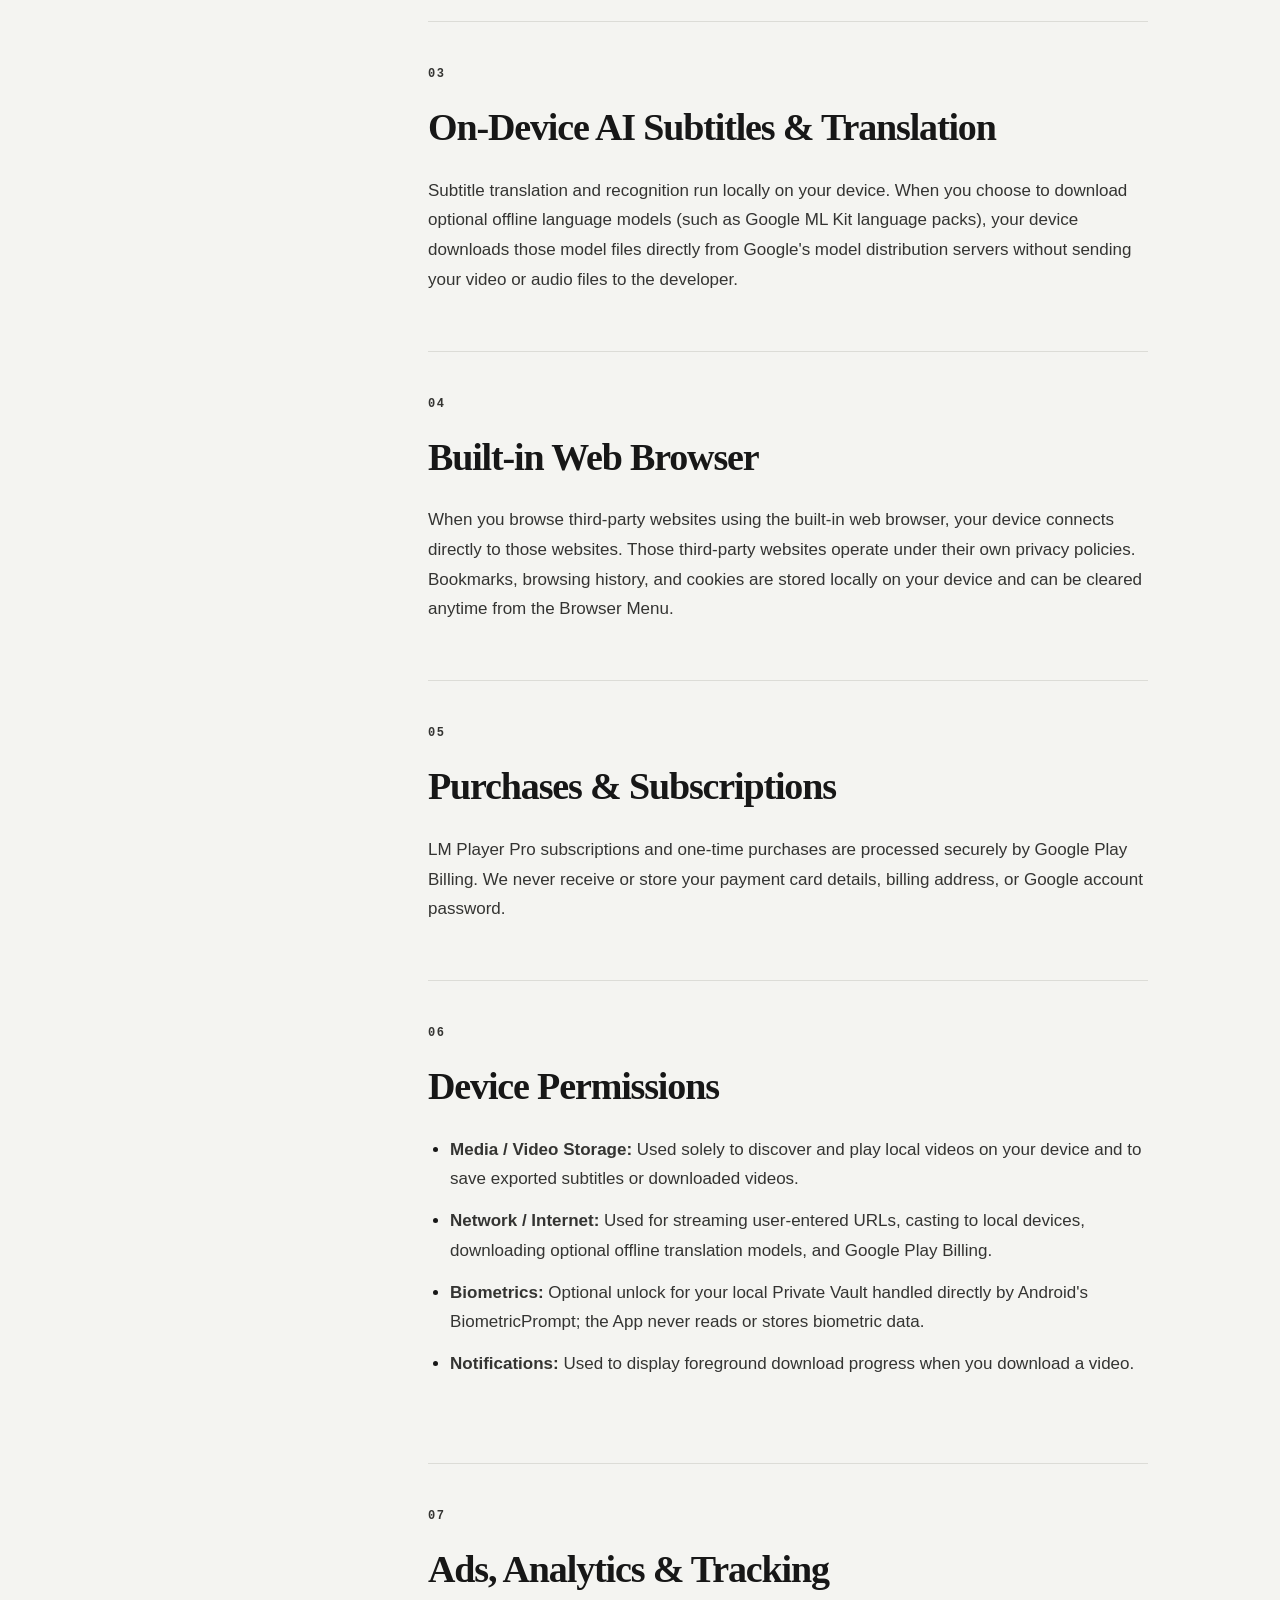
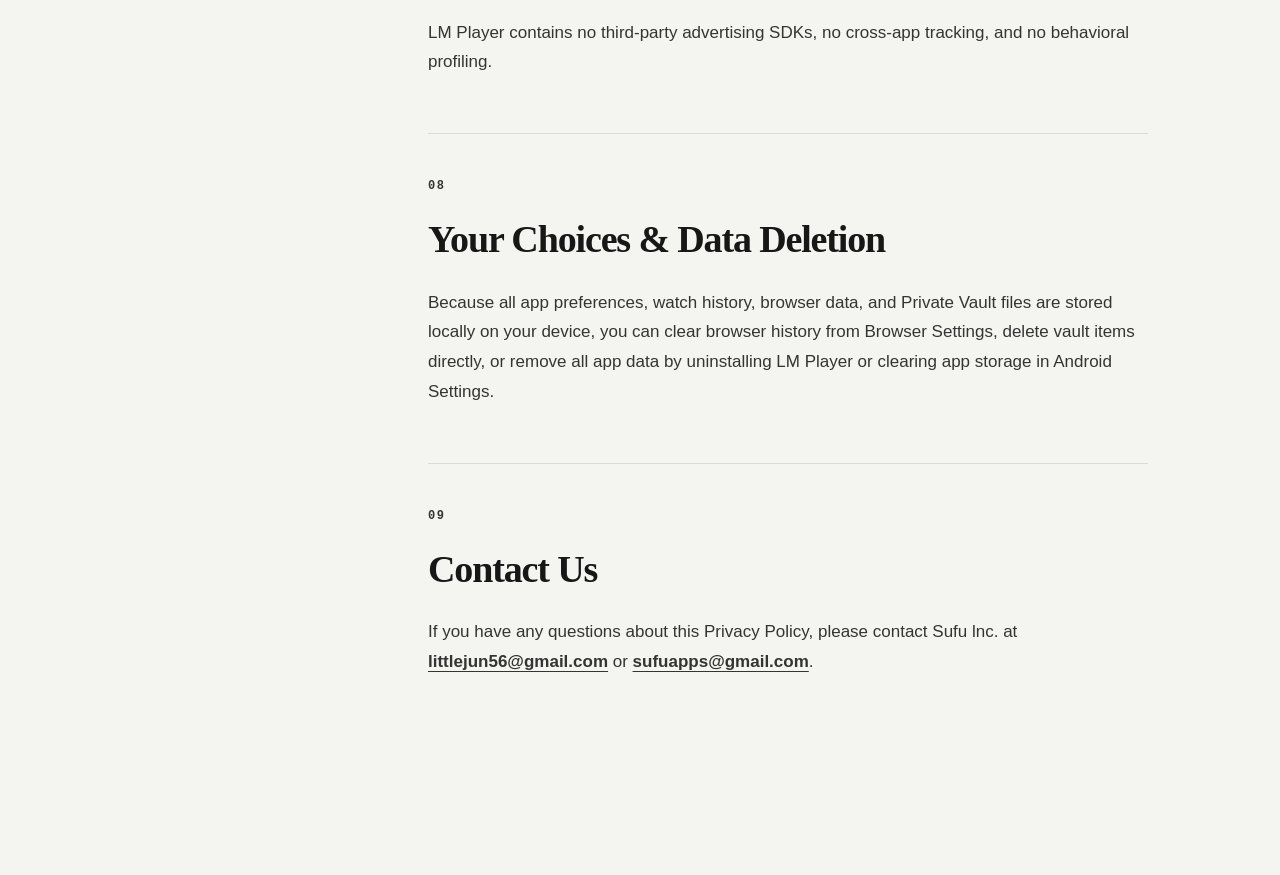
<file: lmplayer/privacy/index.html>
<!doctype html>
<html lang="en">
  <head>
    <meta charset="utf-8" />
    <meta name="viewport" content="width=device-width, initial-scale=1" />
    <meta name="color-scheme" content="light" />
    <meta
      name="description"
      content="LM Player Privacy Policy: local-first video playback, on-device AI subtitles, encrypted private vault, and Google Play Billing."
    />
    <title>Privacy Policy | LM Player</title>
    <link rel="stylesheet" href="./styles.css" />
  </head>
  <body>
    <a class="skip-link" href="#main-content">Skip to content</a>

    <header class="site-header">
      <div class="shell header-inner">
        <a class="brand" href="./" aria-label="LM Player Privacy Policy Home">
          <span class="brand-mark" aria-hidden="true">LM</span>
          <span>LM Player</span>
        </a>

        <nav class="top-nav" aria-label="Page navigation">
          <a href="#policy">Privacy Policy</a>
          <a href="#permissions">Permissions</a>
          <a href="#contact">Contact</a>
        </nav>
      </div>
    </header>

    <main id="main-content">
      <section class="hero shell" aria-labelledby="page-title">
        <div class="hero-copy">
          <p class="eyebrow">LM PLAYER · PRIVACY POLICY</p>
          <h1 id="page-title">LM Player<br />Privacy Policy</h1>
          <p class="hero-summary">
            LM Player is built as a local-first Android video player. Your videos, subtitles,
            viewing history, and Private Vault media remain stored exclusively on your device.
            We do not operate user accounts, display third-party ads, or run tracking analytics.
          </p>
        </div>

        <dl class="policy-meta">
          <div>
            <dt>Effective Date</dt>
            <dd><time datetime="2026-11-25">November 25, 2026</time></dd>
          </div>
          <div>
            <dt>Developer</dt>
            <dd>Sufu lnc. (Xiaojun Chen)</dd>
          </div>
          <div>
            <dt>Core Principle</dt>
            <dd>On-Device · No Ads · No Data Selling</dd>
          </div>
        </dl>
      </section>

      <div class="section-rule shell" aria-hidden="true"></div>

      <div class="policy-layout shell" id="policy">
        <aside class="contents" aria-label="Table of contents">
          <p class="contents-label">Contents</p>
          <ol>
            <li><a href="#collection">Data We Do Not Collect</a></li>
            <li><a href="#local-media">Local Media &amp; Private Vault</a></li>
            <li><a href="#ai-subtitles">On-Device AI Subtitles</a></li>
            <li><a href="#web-browser">Built-in Web Browser</a></li>
            <li><a href="#purchases">Purchases &amp; Subscriptions</a></li>
            <li><a href="#permissions">Device Permissions</a></li>
            <li><a href="#ads">Ads, Analytics &amp; Tracking</a></li>
            <li><a href="#deletion">Your Choices &amp; Deletion</a></li>
            <li><a href="#contact">Contact Us</a></li>
          </ol>
        </aside>

        <article class="policy-body" aria-label="Privacy Policy Body">
          <p class="intro">
            LM Player (<code>com.sufu.lmplayer</code>, "the App") is developed and maintained by
            Sufu lnc. This Privacy Policy explains how the App handles information on your Android
            device.
          </p>

          <section id="collection" aria-labelledby="collection-title">
            <p class="section-number" aria-hidden="true">01</p>
            <h2 id="collection-title">Data We Do Not Collect</h2>
            <p>
              We do not collect, upload, store, or sell your personal information, video files,
              folder structures, watch history, subtitles, Private Vault PINs, biometric credentials,
              or browsing history on developer servers.
            </p>
          </section>

          <section id="local-media" aria-labelledby="local-media-title">
            <p class="section-number" aria-hidden="true">02</p>
            <h2 id="local-media-title">Local Media &amp; Private Vault</h2>
            <p>
              Videos you play or import into the Private Vault remain strictly on your device.
              Private Vault files are encrypted locally on-device using Android Keystore-backed
              cryptography. You control all vault files and may export or permanently delete them
              at any time.
            </p>
          </section>

          <section id="ai-subtitles" aria-labelledby="ai-subtitles-title">
            <p class="section-number" aria-hidden="true">03</p>
            <h2 id="ai-subtitles-title">On-Device AI Subtitles &amp; Translation</h2>
            <p>
              Subtitle translation and recognition run locally on your device. When you choose to
              download optional offline language models (such as Google ML Kit language packs),
              your device downloads those model files directly from Google's model distribution
              servers without sending your video or audio files to the developer.
            </p>
          </section>

          <section id="web-browser" aria-labelledby="web-browser-title">
            <p class="section-number" aria-hidden="true">04</p>
            <h2 id="web-browser-title">Built-in Web Browser</h2>
            <p>
              When you browse third-party websites using the built-in web browser, your device
              connects directly to those websites. Those third-party websites operate under their
              own privacy policies. Bookmarks, browsing history, and cookies are stored locally on
              your device and can be cleared anytime from the Browser Menu.
            </p>
          </section>

          <section id="purchases" aria-labelledby="purchases-title">
            <p class="section-number" aria-hidden="true">05</p>
            <h2 id="purchases-title">Purchases &amp; Subscriptions</h2>
            <p>
              LM Player Pro subscriptions and one-time purchases are processed securely by Google
              Play Billing. We never receive or store your payment card details, billing address,
              or Google account password.
            </p>
          </section>

          <section id="permissions" aria-labelledby="permissions-title">
            <p class="section-number" aria-hidden="true">06</p>
            <h2 id="permissions-title">Device Permissions</h2>
            <ul>
              <li><strong>Media / Video Storage:</strong> Used solely to discover and play local videos on your device and to save exported subtitles or downloaded videos.</li>
              <li><strong>Network / Internet:</strong> Used for streaming user-entered URLs, casting to local devices, downloading optional offline translation models, and Google Play Billing.</li>
              <li><strong>Biometrics:</strong> Optional unlock for your local Private Vault handled directly by Android's BiometricPrompt; the App never reads or stores biometric data.</li>
              <li><strong>Notifications:</strong> Used to display foreground download progress when you download a video.</li>
            </ul>
          </section>

          <section id="ads" aria-labelledby="ads-title">
            <p class="section-number" aria-hidden="true">07</p>
            <h2 id="ads-title">Ads, Analytics &amp; Tracking</h2>
            <p>
              LM Player contains no third-party advertising SDKs, no cross-app tracking, and no
              behavioral profiling.
            </p>
          </section>

          <section id="deletion" aria-labelledby="deletion-title">
            <p class="section-number" aria-hidden="true">08</p>
            <h2 id="deletion-title">Your Choices &amp; Data Deletion</h2>
            <p>
              Because all app preferences, watch history, browser data, and Private Vault files are
              stored locally on your device, you can clear browser history from Browser Settings,
              delete vault items directly, or remove all app data by uninstalling LM Player or
              clearing app storage in Android Settings.
            </p>
          </section>

          <section id="contact" aria-labelledby="contact-title">
            <p class="section-number" aria-hidden="true">09</p>
            <h2 id="contact-title">Contact Us</h2>
            <p>
              If you have any questions about this Privacy Policy, please contact Sufu lnc. at
              <a href="mailto:littlejun56@gmail.com">littlejun56@gmail.com</a> or
              <a href="mailto:sufuapps@gmail.com">sufuapps@gmail.com</a>.
            </p>
          </section>
        </article>
      </div>
    </main>
  </body>
</html>
</file>
<file: echoread/privacy/styles.css>
:root {
  color-scheme: light;
  --canvas: #f4f4f1;
  --surface: #ffffff;
  --ink: #171717;
  --muted: #686865;
  --quiet: #8a8a86;
  --rule: #dcdcd7;
  --rule-strong: #bcbcb6;
  --focus: #111111;
  --content-width: 1120px;
  --reading-width: 720px;
  font-family:
    -apple-system, BlinkMacSystemFont, "SF Pro Text", "PingFang SC",
    "Hiragino Sans GB", "Helvetica Neue", Arial, sans-serif;
  font-synthesis: none;
}

* {
  box-sizing: border-box;
}

html {
  scroll-behavior: smooth;
  scroll-padding-top: 96px;
}

body {
  margin: 0;
  background: var(--canvas);
  color: var(--ink);
  font-size: 17px;
  line-height: 1.75;
  text-rendering: optimizeLegibility;
  -webkit-font-smoothing: antialiased;
}

a {
  color: inherit;
  text-underline-offset: 0.22em;
  text-decoration-thickness: 1px;
}

a:hover {
  text-decoration-thickness: 2px;
}

a:focus-visible {
  border-radius: 2px;
  outline: 3px solid var(--focus);
  outline-offset: 4px;
}

.skip-link {
  position: fixed;
  top: 12px;
  left: 12px;
  z-index: 100;
  padding: 10px 14px;
  background: var(--ink);
  color: #ffffff;
  font-size: 14px;
  font-weight: 650;
  transform: translateY(-180%);
  transition: transform 160ms ease;
}

.skip-link:focus {
  transform: translateY(0);
}

.shell {
  width: min(calc(100% - 48px), var(--content-width));
  margin-inline: auto;
}

.site-header {
  position: relative;
  z-index: 10;
  border-bottom: 1px solid var(--rule);
  background: rgba(244, 244, 241, 0.96);
}

.header-inner {
  display: flex;
  min-height: 72px;
  align-items: center;
  justify-content: space-between;
  gap: 32px;
}

.brand {
  display: inline-flex;
  align-items: center;
  gap: 11px;
  font-size: 15px;
  font-weight: 700;
  letter-spacing: -0.01em;
  text-decoration: none;
}

.brand-mark {
  display: grid;
  width: 30px;
  height: 30px;
  place-items: center;
  border: 1px solid var(--ink);
  background: var(--ink);
  color: #ffffff;
  font-family: "SF Mono", "PingFang SC", monospace;
  font-size: 13px;
  line-height: 1;
}

.top-nav {
  display: flex;
  align-items: center;
  gap: 28px;
  font-size: 14px;
}

.top-nav a {
  color: var(--muted);
  text-decoration: none;
}

.top-nav a:hover {
  color: var(--ink);
}

.hero {
  display: grid;
  grid-template-columns: minmax(0, 1.65fr) minmax(280px, 0.75fr);
  gap: clamp(56px, 9vw, 136px);
  align-items: end;
  padding-block: clamp(88px, 12vw, 164px) clamp(72px, 10vw, 120px);
}

.hero-copy {
  max-width: 720px;
  animation: reveal 650ms cubic-bezier(0.16, 1, 0.3, 1) both;
}

.eyebrow,
.contents-label,
.section-number {
  margin: 0;
  color: var(--muted);
  font-family: "SF Mono", "Menlo", "PingFang SC", monospace;
  font-size: 12px;
  font-weight: 650;
  letter-spacing: 0.12em;
}

h1,
h2,
p,
dl,
dd {
  margin-top: 0;
}

h1 {
  max-width: 9em;
  margin-bottom: 32px;
  font-family: "Songti SC", "STSong", "Noto Serif CJK SC", Georgia, serif;
  font-size: clamp(56px, 8.5vw, 108px);
  font-weight: 600;
  letter-spacing: -0.055em;
  line-height: 0.98;
}

.hero-summary {
  max-width: 620px;
  margin-bottom: 0;
  color: var(--muted);
  font-size: clamp(18px, 2vw, 22px);
  line-height: 1.65;
}

.policy-meta {
  margin-bottom: 4px;
  border-top: 1px solid var(--ink);
  animation: reveal 650ms 100ms cubic-bezier(0.16, 1, 0.3, 1) both;
}

.policy-meta div {
  padding-block: 18px;
  border-bottom: 1px solid var(--rule);
}

.policy-meta dt {
  margin-bottom: 4px;
  color: var(--quiet);
  font-family: "SF Mono", "Menlo", "PingFang SC", monospace;
  font-size: 11px;
  letter-spacing: 0.09em;
  text-transform: uppercase;
}

.policy-meta dd {
  margin-bottom: 0;
  font-size: 14px;
  font-weight: 650;
  line-height: 1.5;
}

.section-rule {
  height: 1px;
  background: var(--rule-strong);
}

.policy-layout {
  display: grid;
  grid-template-columns: 220px minmax(0, var(--reading-width));
  gap: clamp(56px, 10vw, 144px);
  align-items: start;
  padding-block: clamp(72px, 9vw, 116px) 144px;
}

.contents {
  position: sticky;
  top: 40px;
}

.contents-label {
  margin-bottom: 20px;
}

.contents ol {
  display: grid;
  gap: 9px;
  margin: 0;
  padding: 0;
  counter-reset: contents;
  list-style: none;
}

.contents li {
  display: grid;
  grid-template-columns: 24px 1fr;
  gap: 8px;
  align-items: baseline;
  color: var(--muted);
  counter-increment: contents;
  font-size: 13px;
  line-height: 1.45;
}

.contents li::before {
  content: counter(contents, decimal-leading-zero);
  color: var(--quiet);
  font-family: "SF Mono", "Menlo", monospace;
  font-size: 10px;
}

.contents a {
  text-decoration: none;
}

.contents a:hover {
  color: var(--ink);
  text-decoration: underline;
}

.policy-body {
  min-width: 0;
}

.intro {
  margin-bottom: 82px;
  padding-left: 24px;
  border-left: 2px solid var(--ink);
  color: #323230;
  font-size: clamp(20px, 2.3vw, 25px);
  line-height: 1.7;
}

.policy-body section {
  position: relative;
  padding-block: 42px 56px;
  border-top: 1px solid var(--rule);
}

.policy-body section:first-of-type {
  border-top-color: var(--ink);
}

.section-number {
  margin-bottom: 20px;
}

.policy-body h2 {
  margin-bottom: 24px;
  font-family: "Songti SC", "STSong", "Noto Serif CJK SC", Georgia, serif;
  font-size: clamp(28px, 3vw, 38px);
  font-weight: 600;
  letter-spacing: -0.03em;
  line-height: 1.28;
}

.policy-body p,
.policy-body li {
  color: #343432;
}

.policy-body p {
  margin-bottom: 18px;
}

.policy-body p:last-child {
  margin-bottom: 0;
}

.policy-body ul {
  display: grid;
  gap: 12px;
  margin: 0 0 28px;
  padding-left: 1.3em;
}

.policy-body li::marker {
  color: var(--ink);
}

.choices-section {
  scroll-margin-top: 32px;
}

.choices-section::after {
  position: absolute;
  inset: 14px -28px 14px auto;
  width: 2px;
  background: var(--ink);
  content: "";
}

.notice {
  padding: 20px 22px;
  border: 1px solid var(--rule-strong);
  background: var(--surface);
  font-size: 15px;
}

.policy-body a {
  font-weight: 650;
}

.site-footer {
  border-top: 1px solid var(--rule-strong);
  background: var(--ink);
  color: #ffffff;
}

.footer-inner {
  display: flex;
  min-height: 116px;
  align-items: center;
  justify-content: space-between;
  gap: 24px;
}

.footer-inner p {
  margin-bottom: 0;
  font-size: 13px;
  letter-spacing: 0.01em;
}

.footer-inner p:last-child {
  color: #bdbdb8;
}

@keyframes reveal {
  from {
    opacity: 0;
    transform: translateY(12px);
  }
  to {
    opacity: 1;
    transform: translateY(0);
  }
}

@media (max-width: 900px) {
  .hero {
    grid-template-columns: 1fr;
    gap: 64px;
  }

  .policy-meta {
    display: grid;
    grid-template-columns: repeat(3, minmax(0, 1fr));
  }

  .policy-meta div {
    padding-right: 20px;
  }

  .policy-layout {
    grid-template-columns: 1fr;
    gap: 72px;
  }

  .contents {
    position: static;
    max-width: var(--reading-width);
    padding-bottom: 32px;
    border-bottom: 1px solid var(--rule);
  }

  .contents ol {
    grid-template-columns: repeat(2, minmax(0, 1fr));
    column-gap: 28px;
  }

  .policy-body {
    max-width: var(--reading-width);
  }
}

@media (max-width: 640px) {
  body {
    font-size: 16px;
  }

  .shell {
    width: min(calc(100% - 32px), var(--content-width));
  }

  .header-inner {
    min-height: 64px;
  }

  .top-nav {
    gap: 16px;
  }

  .top-nav a:first-child {
    display: none;
  }

  .hero {
    gap: 52px;
    padding-block: 72px 76px;
  }

  h1 {
    margin-bottom: 26px;
    font-size: clamp(52px, 18vw, 74px);
  }

  .policy-meta {
    display: block;
  }

  .policy-layout {
    gap: 60px;
    padding-block: 64px 96px;
  }

  .contents ol {
    grid-template-columns: 1fr;
  }

  .intro {
    margin-bottom: 64px;
    padding-left: 18px;
    font-size: 20px;
  }

  .policy-body section {
    padding-block: 36px 48px;
  }

  .choices-section::after {
    right: -8px;
  }

  .footer-inner {
    display: grid;
    padding-block: 28px;
  }
}

@media (prefers-reduced-motion: reduce) {
  html {
    scroll-behavior: auto;
  }

  *,
  *::before,
  *::after {
    animation-duration: 0.01ms !important;
    animation-iteration-count: 1 !important;
    transition-duration: 0.01ms !important;
  }
}

@media print {
  body {
    background: #ffffff;
    color: #111111;
    font-size: 11pt;
  }

  .site-header,
  .contents,
  .site-footer,
  .skip-link {
    display: none;
  }

  .hero,
  .policy-layout {
    display: block;
    padding-block: 24px;
  }

  .policy-meta {
    break-inside: avoid;
  }

  .policy-body section {
    break-inside: avoid;
  }
}
</file>
<file: gomap/privacy/styles.css>
:root {
  color-scheme: light;
  --canvas: #f4f4f1;
  --surface: #ffffff;
  --ink: #171717;
  --muted: #686865;
  --quiet: #8a8a86;
  --rule: #dcdcd7;
  --rule-strong: #bcbcb6;
  --focus: #111111;
  --content-width: 1120px;
  --reading-width: 720px;
  font-family:
    -apple-system, BlinkMacSystemFont, "SF Pro Text", "PingFang SC",
    "Hiragino Sans GB", "Helvetica Neue", Arial, sans-serif;
  font-synthesis: none;
}

* {
  box-sizing: border-box;
}

html {
  scroll-behavior: smooth;
  scroll-padding-top: 96px;
}

body {
  margin: 0;
  background: var(--canvas);
  color: var(--ink);
  font-size: 17px;
  line-height: 1.75;
  text-rendering: optimizeLegibility;
  -webkit-font-smoothing: antialiased;
}

a {
  color: inherit;
  text-underline-offset: 0.22em;
  text-decoration-thickness: 1px;
}

a:hover {
  text-decoration-thickness: 2px;
}

a:focus-visible {
  border-radius: 2px;
  outline: 3px solid var(--focus);
  outline-offset: 4px;
}

.skip-link {
  position: fixed;
  top: 12px;
  left: 12px;
  z-index: 100;
  padding: 10px 14px;
  background: var(--ink);
  color: #ffffff;
  font-size: 14px;
  font-weight: 650;
  transform: translateY(-180%);
  transition: transform 160ms ease;
}

.skip-link:focus {
  transform: translateY(0);
}

.shell {
  width: min(calc(100% - 48px), var(--content-width));
  margin-inline: auto;
}

.site-header {
  position: relative;
  z-index: 10;
  border-bottom: 1px solid var(--rule);
  background: rgba(244, 244, 241, 0.96);
}

.header-inner {
  display: flex;
  min-height: 72px;
  align-items: center;
  justify-content: space-between;
  gap: 32px;
}

.brand {
  display: inline-flex;
  align-items: center;
  gap: 11px;
  font-size: 15px;
  font-weight: 700;
  letter-spacing: -0.01em;
  text-decoration: none;
}

.brand-mark {
  display: grid;
  width: 30px;
  height: 30px;
  place-items: center;
  border: 1px solid var(--ink);
  background: var(--ink);
  color: #ffffff;
  font-family: "SF Mono", "PingFang SC", monospace;
  font-size: 13px;
  line-height: 1;
}

.top-nav {
  display: flex;
  align-items: center;
  gap: 28px;
  font-size: 14px;
}

.top-nav a {
  color: var(--muted);
  text-decoration: none;
}

.top-nav a:hover {
  color: var(--ink);
}

.hero {
  display: grid;
  grid-template-columns: minmax(0, 1.65fr) minmax(280px, 0.75fr);
  gap: clamp(56px, 9vw, 136px);
  align-items: end;
  padding-block: clamp(88px, 12vw, 164px) clamp(72px, 10vw, 120px);
}

.hero-copy {
  max-width: 720px;
  animation: reveal 650ms cubic-bezier(0.16, 1, 0.3, 1) both;
}

.eyebrow,
.contents-label,
.section-number {
  margin: 0;
  color: var(--muted);
  font-family: "SF Mono", "Menlo", "PingFang SC", monospace;
  font-size: 12px;
  font-weight: 650;
  letter-spacing: 0.12em;
}

h1,
h2,
p,
dl,
dd {
  margin-top: 0;
}

h1 {
  max-width: 9em;
  margin-bottom: 32px;
  font-family: "Songti SC", "STSong", "Noto Serif CJK SC", Georgia, serif;
  font-size: clamp(56px, 8.5vw, 108px);
  font-weight: 600;
  letter-spacing: -0.055em;
  line-height: 0.98;
}

.hero-summary {
  max-width: 620px;
  margin-bottom: 0;
  color: var(--muted);
  font-size: clamp(18px, 2vw, 22px);
  line-height: 1.65;
}

.policy-meta {
  margin-bottom: 4px;
  border-top: 1px solid var(--ink);
  animation: reveal 650ms 100ms cubic-bezier(0.16, 1, 0.3, 1) both;
}

.policy-meta div {
  padding-block: 18px;
  border-bottom: 1px solid var(--rule);
}

.policy-meta dt {
  margin-bottom: 4px;
  color: var(--quiet);
  font-family: "SF Mono", "Menlo", "PingFang SC", monospace;
  font-size: 11px;
  letter-spacing: 0.09em;
  text-transform: uppercase;
}

.policy-meta dd {
  margin-bottom: 0;
  font-size: 14px;
  font-weight: 650;
  line-height: 1.5;
}

.section-rule {
  height: 1px;
  background: var(--rule-strong);
}

.policy-layout {
  display: grid;
  grid-template-columns: 220px minmax(0, var(--reading-width));
  gap: clamp(56px, 10vw, 144px);
  align-items: start;
  padding-block: clamp(72px, 9vw, 116px) 144px;
}

.contents {
  position: sticky;
  top: 40px;
}

.contents-label {
  margin-bottom: 20px;
}

.contents ol {
  display: grid;
  gap: 9px;
  margin: 0;
  padding: 0;
  counter-reset: contents;
  list-style: none;
}

.contents li {
  display: grid;
  grid-template-columns: 24px 1fr;
  gap: 8px;
  align-items: baseline;
  color: var(--muted);
  counter-increment: contents;
  font-size: 13px;
  line-height: 1.45;
}

.contents li::before {
  content: counter(contents, decimal-leading-zero);
  color: var(--quiet);
  font-family: "SF Mono", "Menlo", monospace;
  font-size: 10px;
}

.contents a {
  text-decoration: none;
}

.contents a:hover {
  color: var(--ink);
  text-decoration: underline;
}

.policy-body {
  min-width: 0;
}

.intro {
  margin-bottom: 82px;
  padding-left: 24px;
  border-left: 2px solid var(--ink);
  color: #323230;
  font-size: clamp(20px, 2.3vw, 25px);
  line-height: 1.7;
}

.policy-body section {
  position: relative;
  padding-block: 42px 56px;
  border-top: 1px solid var(--rule);
}

.policy-body section:first-of-type {
  border-top-color: var(--ink);
}

.section-number {
  margin-bottom: 20px;
}

.policy-body h2 {
  margin-bottom: 24px;
  font-family: "Songti SC", "STSong", "Noto Serif CJK SC", Georgia, serif;
  font-size: clamp(28px, 3vw, 38px);
  font-weight: 600;
  letter-spacing: -0.03em;
  line-height: 1.28;
}

.policy-body p,
.policy-body li {
  color: #343432;
}

.policy-body p {
  margin-bottom: 18px;
}

.policy-body p:last-child {
  margin-bottom: 0;
}

.policy-body ul {
  display: grid;
  gap: 12px;
  margin: 0 0 28px;
  padding-left: 1.3em;
}

.policy-body li::marker {
  color: var(--ink);
}

.choices-section {
  scroll-margin-top: 32px;
}

.choices-section::after {
  position: absolute;
  inset: 14px -28px 14px auto;
  width: 2px;
  background: var(--ink);
  content: "";
}

.notice {
  padding: 20px 22px;
  border: 1px solid var(--rule-strong);
  background: var(--surface);
  font-size: 15px;
}

.policy-body a {
  font-weight: 650;
}

.site-footer {
  border-top: 1px solid var(--rule-strong);
  background: var(--ink);
  color: #ffffff;
}

.footer-inner {
  display: flex;
  min-height: 116px;
  align-items: center;
  justify-content: space-between;
  gap: 24px;
}

.footer-inner p {
  margin-bottom: 0;
  font-size: 13px;
  letter-spacing: 0.01em;
}

.footer-inner p:last-child {
  color: #bdbdb8;
}

@keyframes reveal {
  from {
    opacity: 0;
    transform: translateY(12px);
  }
  to {
    opacity: 1;
    transform: translateY(0);
  }
}

@media (max-width: 900px) {
  .hero {
    grid-template-columns: 1fr;
    gap: 64px;
  }

  .policy-meta {
    display: grid;
    grid-template-columns: repeat(3, minmax(0, 1fr));
  }

  .policy-meta div {
    padding-right: 20px;
  }

  .policy-layout {
    grid-template-columns: 1fr;
    gap: 72px;
  }

  .contents {
    position: static;
    max-width: var(--reading-width);
    padding-bottom: 32px;
    border-bottom: 1px solid var(--rule);
  }

  .contents ol {
    grid-template-columns: repeat(2, minmax(0, 1fr));
    column-gap: 28px;
  }

  .policy-body {
    max-width: var(--reading-width);
  }
}

@media (max-width: 640px) {
  body {
    font-size: 16px;
  }

  .shell {
    width: min(calc(100% - 32px), var(--content-width));
  }

  .header-inner {
    min-height: 64px;
  }

  .top-nav {
    gap: 16px;
  }

  .top-nav a:first-child {
    display: none;
  }

  .hero {
    gap: 52px;
    padding-block: 72px 76px;
  }

  h1 {
    margin-bottom: 26px;
    font-size: clamp(52px, 18vw, 74px);
  }

  .policy-meta {
    display: block;
  }

  .policy-layout {
    gap: 60px;
    padding-block: 64px 96px;
  }

  .contents ol {
    grid-template-columns: 1fr;
  }

  .intro {
    margin-bottom: 64px;
    padding-left: 18px;
    font-size: 20px;
  }

  .policy-body section {
    padding-block: 36px 48px;
  }

  .choices-section::after {
    right: -8px;
  }

  .footer-inner {
    display: grid;
    padding-block: 28px;
  }
}

@media (prefers-reduced-motion: reduce) {
  html {
    scroll-behavior: auto;
  }

  *,
  *::before,
  *::after {
    animation-duration: 0.01ms !important;
    animation-iteration-count: 1 !important;
    transition-duration: 0.01ms !important;
  }
}

@media print {
  body {
    background: #ffffff;
    color: #111111;
    font-size: 11pt;
  }

  .site-header,
  .contents,
  .site-footer,
  .skip-link {
    display: none;
  }

  .hero,
  .policy-layout {
    display: block;
    padding-block: 24px;
  }

  .policy-meta {
    break-inside: avoid;
  }

  .policy-body section {
    break-inside: avoid;
  }
}
</file>
<file: lmplayer/privacy/styles.css>
:root {
  color-scheme: light;
  --canvas: #f4f4f1;
  --surface: #ffffff;
  --ink: #171717;
  --muted: #686865;
  --quiet: #8a8a86;
  --rule: #dcdcd7;
  --rule-strong: #bcbcb6;
  --focus: #111111;
  --content-width: 1120px;
  --reading-width: 720px;
  font-family:
    -apple-system, BlinkMacSystemFont, "SF Pro Text", "PingFang SC",
    "Hiragino Sans GB", "Helvetica Neue", Arial, sans-serif;
  font-synthesis: none;
}

* {
  box-sizing: border-box;
}

html {
  scroll-behavior: smooth;
  scroll-padding-top: 96px;
}

body {
  margin: 0;
  background: var(--canvas);
  color: var(--ink);
  font-size: 17px;
  line-height: 1.75;
  text-rendering: optimizeLegibility;
  -webkit-font-smoothing: antialiased;
}

a {
  color: inherit;
  text-underline-offset: 0.22em;
  text-decoration-thickness: 1px;
}

a:hover {
  text-decoration-thickness: 2px;
}

a:focus-visible {
  border-radius: 2px;
  outline: 3px solid var(--focus);
  outline-offset: 4px;
}

.skip-link {
  position: fixed;
  top: 12px;
  left: 12px;
  z-index: 100;
  padding: 10px 14px;
  background: var(--ink);
  color: #ffffff;
  font-size: 14px;
  font-weight: 650;
  transform: translateY(-180%);
  transition: transform 160ms ease;
}

.skip-link:focus {
  transform: translateY(0);
}

.shell {
  width: min(calc(100% - 48px), var(--content-width));
  margin-inline: auto;
}

.site-header {
  position: relative;
  z-index: 10;
  border-bottom: 1px solid var(--rule);
  background: rgba(244, 244, 241, 0.96);
}

.header-inner {
  display: flex;
  min-height: 72px;
  align-items: center;
  justify-content: space-between;
  gap: 32px;
}

.brand {
  display: inline-flex;
  align-items: center;
  gap: 11px;
  font-size: 15px;
  font-weight: 700;
  letter-spacing: -0.01em;
  text-decoration: none;
}

.brand-mark {
  display: grid;
  width: 30px;
  height: 30px;
  place-items: center;
  border: 1px solid var(--ink);
  background: var(--ink);
  color: #ffffff;
  font-family: "SF Mono", "PingFang SC", monospace;
  font-size: 13px;
  line-height: 1;
}

.top-nav {
  display: flex;
  align-items: center;
  gap: 28px;
  font-size: 14px;
}

.top-nav a {
  color: var(--muted);
  text-decoration: none;
}

.top-nav a:hover {
  color: var(--ink);
}

.hero {
  display: grid;
  grid-template-columns: minmax(0, 1.65fr) minmax(280px, 0.75fr);
  gap: clamp(56px, 9vw, 136px);
  align-items: end;
  padding-block: clamp(88px, 12vw, 164px) clamp(72px, 10vw, 120px);
}

.hero-copy {
  max-width: 720px;
  animation: reveal 650ms cubic-bezier(0.16, 1, 0.3, 1) both;
}

.eyebrow,
.contents-label,
.section-number {
  margin: 0;
  color: var(--muted);
  font-family: "SF Mono", "Menlo", "PingFang SC", monospace;
  font-size: 12px;
  font-weight: 650;
  letter-spacing: 0.12em;
}

h1,
h2,
p,
dl,
dd {
  margin-top: 0;
}

h1 {
  max-width: 9em;
  margin-bottom: 32px;
  font-family: "Songti SC", "STSong", "Noto Serif CJK SC", Georgia, serif;
  font-size: clamp(56px, 8.5vw, 108px);
  font-weight: 600;
  letter-spacing: -0.055em;
  line-height: 0.98;
}

.hero-summary {
  max-width: 620px;
  margin-bottom: 0;
  color: var(--muted);
  font-size: clamp(18px, 2vw, 22px);
  line-height: 1.65;
}

.policy-meta {
  margin-bottom: 4px;
  border-top: 1px solid var(--ink);
  animation: reveal 650ms 100ms cubic-bezier(0.16, 1, 0.3, 1) both;
}

.policy-meta div {
  padding-block: 18px;
  border-bottom: 1px solid var(--rule);
}

.policy-meta dt {
  margin-bottom: 4px;
  color: var(--quiet);
  font-family: "SF Mono", "Menlo", "PingFang SC", monospace;
  font-size: 11px;
  letter-spacing: 0.09em;
  text-transform: uppercase;
}

.policy-meta dd {
  margin-bottom: 0;
  font-size: 14px;
  font-weight: 650;
  line-height: 1.5;
}

.section-rule {
  height: 1px;
  background: var(--rule-strong);
}

.policy-layout {
  display: grid;
  grid-template-columns: 220px minmax(0, var(--reading-width));
  gap: clamp(56px, 10vw, 144px);
  align-items: start;
  padding-block: clamp(72px, 9vw, 116px) 144px;
}

.contents {
  position: sticky;
  top: 40px;
}

.contents-label {
  margin-bottom: 20px;
}

.contents ol {
  display: grid;
  gap: 9px;
  margin: 0;
  padding: 0;
  counter-reset: contents;
  list-style: none;
}

.contents li {
  display: grid;
  grid-template-columns: 24px 1fr;
  gap: 8px;
  align-items: baseline;
  color: var(--muted);
  counter-increment: contents;
  font-size: 13px;
  line-height: 1.45;
}

.contents li::before {
  content: counter(contents, decimal-leading-zero);
  color: var(--quiet);
  font-family: "SF Mono", "Menlo", monospace;
  font-size: 10px;
}

.contents a {
  text-decoration: none;
}

.contents a:hover {
  color: var(--ink);
  text-decoration: underline;
}

.policy-body {
  min-width: 0;
}

.intro {
  margin-bottom: 82px;
  padding-left: 24px;
  border-left: 2px solid var(--ink);
  color: #323230;
  font-size: clamp(20px, 2.3vw, 25px);
  line-height: 1.7;
}

.policy-body section {
  position: relative;
  padding-block: 42px 56px;
  border-top: 1px solid var(--rule);
}

.policy-body section:first-of-type {
  border-top-color: var(--ink);
}

.section-number {
  margin-bottom: 20px;
}

.policy-body h2 {
  margin-bottom: 24px;
  font-family: "Songti SC", "STSong", "Noto Serif CJK SC", Georgia, serif;
  font-size: clamp(28px, 3vw, 38px);
  font-weight: 600;
  letter-spacing: -0.03em;
  line-height: 1.28;
}

.policy-body p,
.policy-body li {
  color: #343432;
}

.policy-body p {
  margin-bottom: 18px;
}

.policy-body p:last-child {
  margin-bottom: 0;
}

.policy-body ul {
  display: grid;
  gap: 12px;
  margin: 0 0 28px;
  padding-left: 1.3em;
}

.policy-body li::marker {
  color: var(--ink);
}

.choices-section {
  scroll-margin-top: 32px;
}

.choices-section::after {
  position: absolute;
  inset: 14px -28px 14px auto;
  width: 2px;
  background: var(--ink);
  content: "";
}

.notice {
  padding: 20px 22px;
  border: 1px solid var(--rule-strong);
  background: var(--surface);
  font-size: 15px;
}

.policy-body a {
  font-weight: 650;
}

.site-footer {
  border-top: 1px solid var(--rule-strong);
  background: var(--ink);
  color: #ffffff;
}

.footer-inner {
  display: flex;
  min-height: 116px;
  align-items: center;
  justify-content: space-between;
  gap: 24px;
}

.footer-inner p {
  margin-bottom: 0;
  font-size: 13px;
  letter-spacing: 0.01em;
}

.footer-inner p:last-child {
  color: #bdbdb8;
}

@keyframes reveal {
  from {
    opacity: 0;
    transform: translateY(12px);
  }
  to {
    opacity: 1;
    transform: translateY(0);
  }
}

@media (max-width: 900px) {
  .hero {
    grid-template-columns: 1fr;
    gap: 64px;
  }

  .policy-meta {
    display: grid;
    grid-template-columns: repeat(3, minmax(0, 1fr));
  }

  .policy-meta div {
    padding-right: 20px;
  }

  .policy-layout {
    grid-template-columns: 1fr;
    gap: 72px;
  }

  .contents {
    position: static;
    max-width: var(--reading-width);
    padding-bottom: 32px;
    border-bottom: 1px solid var(--rule);
  }

  .contents ol {
    grid-template-columns: repeat(2, minmax(0, 1fr));
    column-gap: 28px;
  }

  .policy-body {
    max-width: var(--reading-width);
  }
}

@media (max-width: 640px) {
  body {
    font-size: 16px;
  }

  .shell {
    width: min(calc(100% - 32px), var(--content-width));
  }

  .header-inner {
    min-height: 64px;
  }

  .top-nav {
    gap: 16px;
  }

  .top-nav a:first-child {
    display: none;
  }

  .hero {
    gap: 52px;
    padding-block: 72px 76px;
  }

  h1 {
    margin-bottom: 26px;
    font-size: clamp(52px, 18vw, 74px);
  }

  .policy-meta {
    display: block;
  }

  .policy-layout {
    gap: 60px;
    padding-block: 64px 96px;
  }

  .contents ol {
    grid-template-columns: 1fr;
  }

  .intro {
    margin-bottom: 64px;
    padding-left: 18px;
    font-size: 20px;
  }

  .policy-body section {
    padding-block: 36px 48px;
  }

  .choices-section::after {
    right: -8px;
  }

  .footer-inner {
    display: grid;
    padding-block: 28px;
  }
}

@media (prefers-reduced-motion: reduce) {
  html {
    scroll-behavior: auto;
  }

  *,
  *::before,
  *::after {
    animation-duration: 0.01ms !important;
    animation-iteration-count: 1 !important;
    transition-duration: 0.01ms !important;
  }
}

@media print {
  body {
    background: #ffffff;
    color: #111111;
    font-size: 11pt;
  }

  .site-header,
  .contents,
  .site-footer,
  .skip-link {
    display: none;
  }

  .hero,
  .policy-layout {
    display: block;
    padding-block: 24px;
  }

  .policy-meta {
    break-inside: avoid;
  }

  .policy-body section {
    break-inside: avoid;
  }
}
</file>
